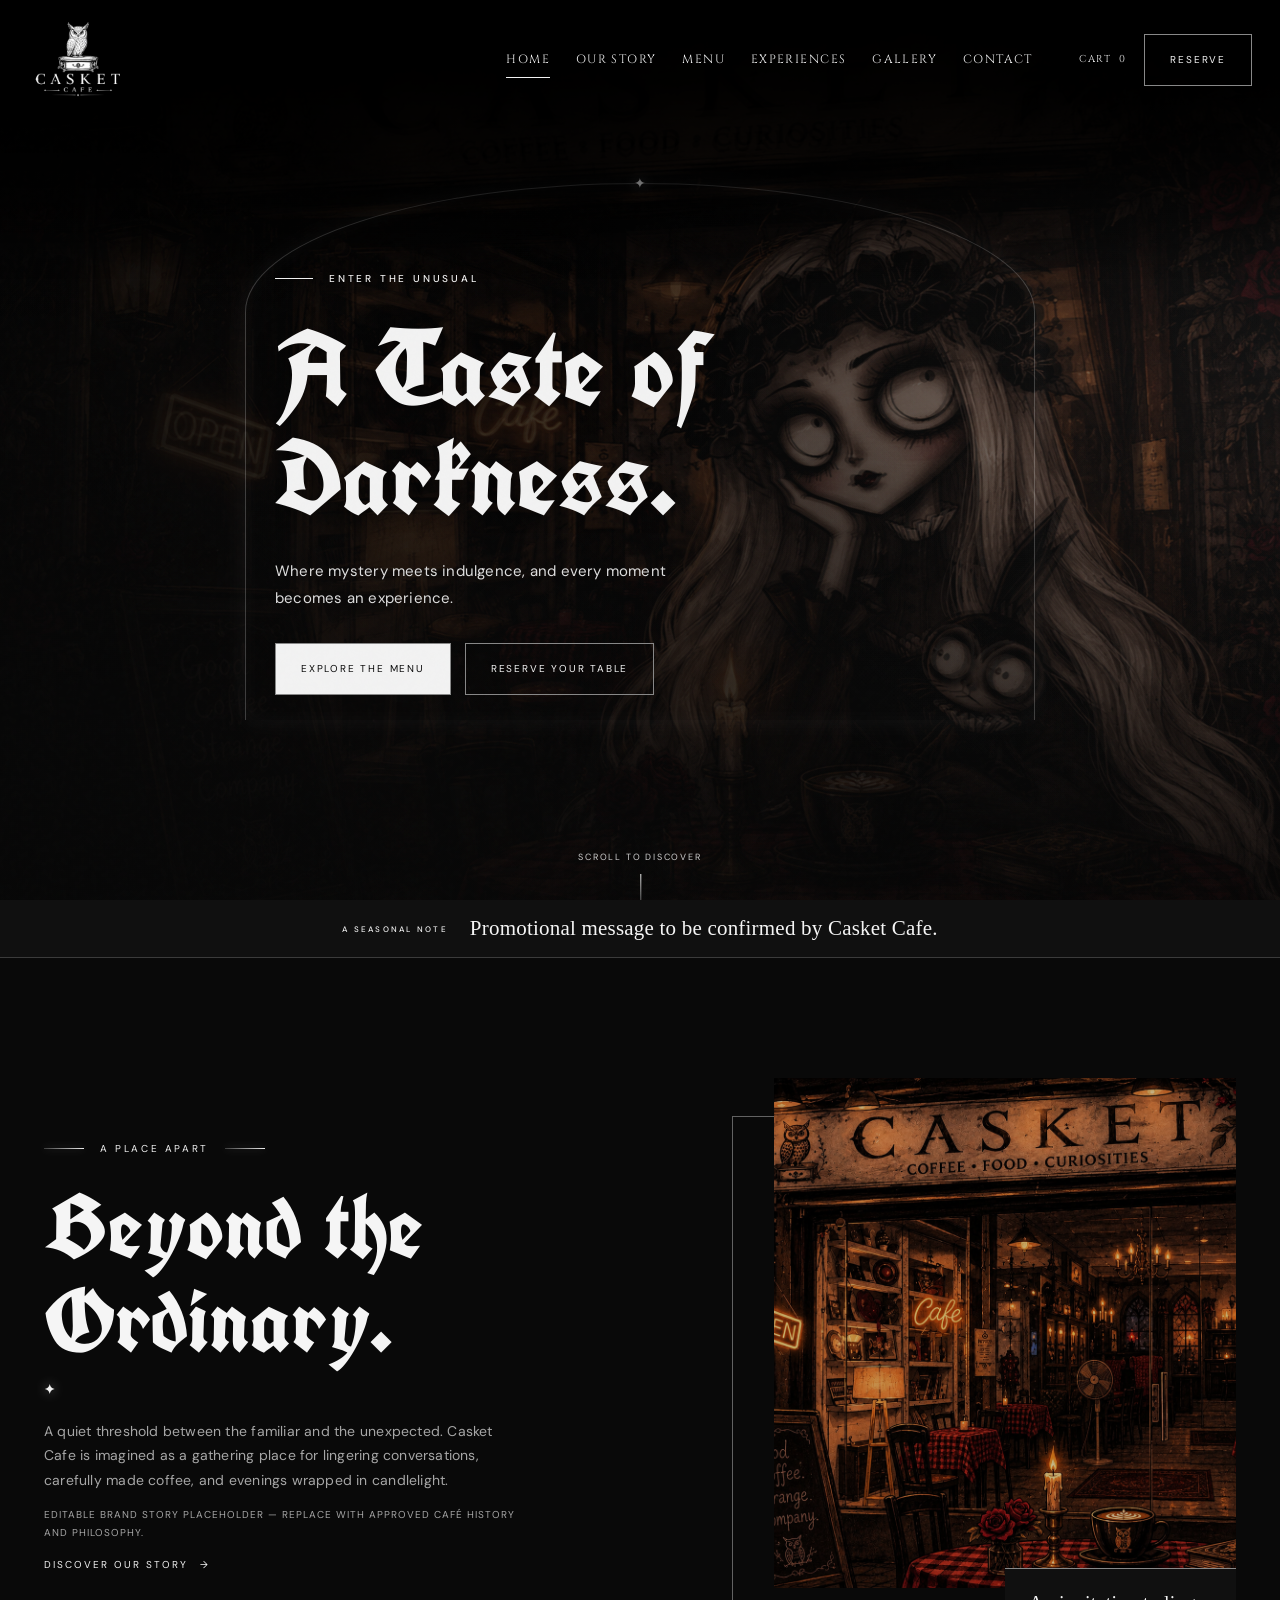
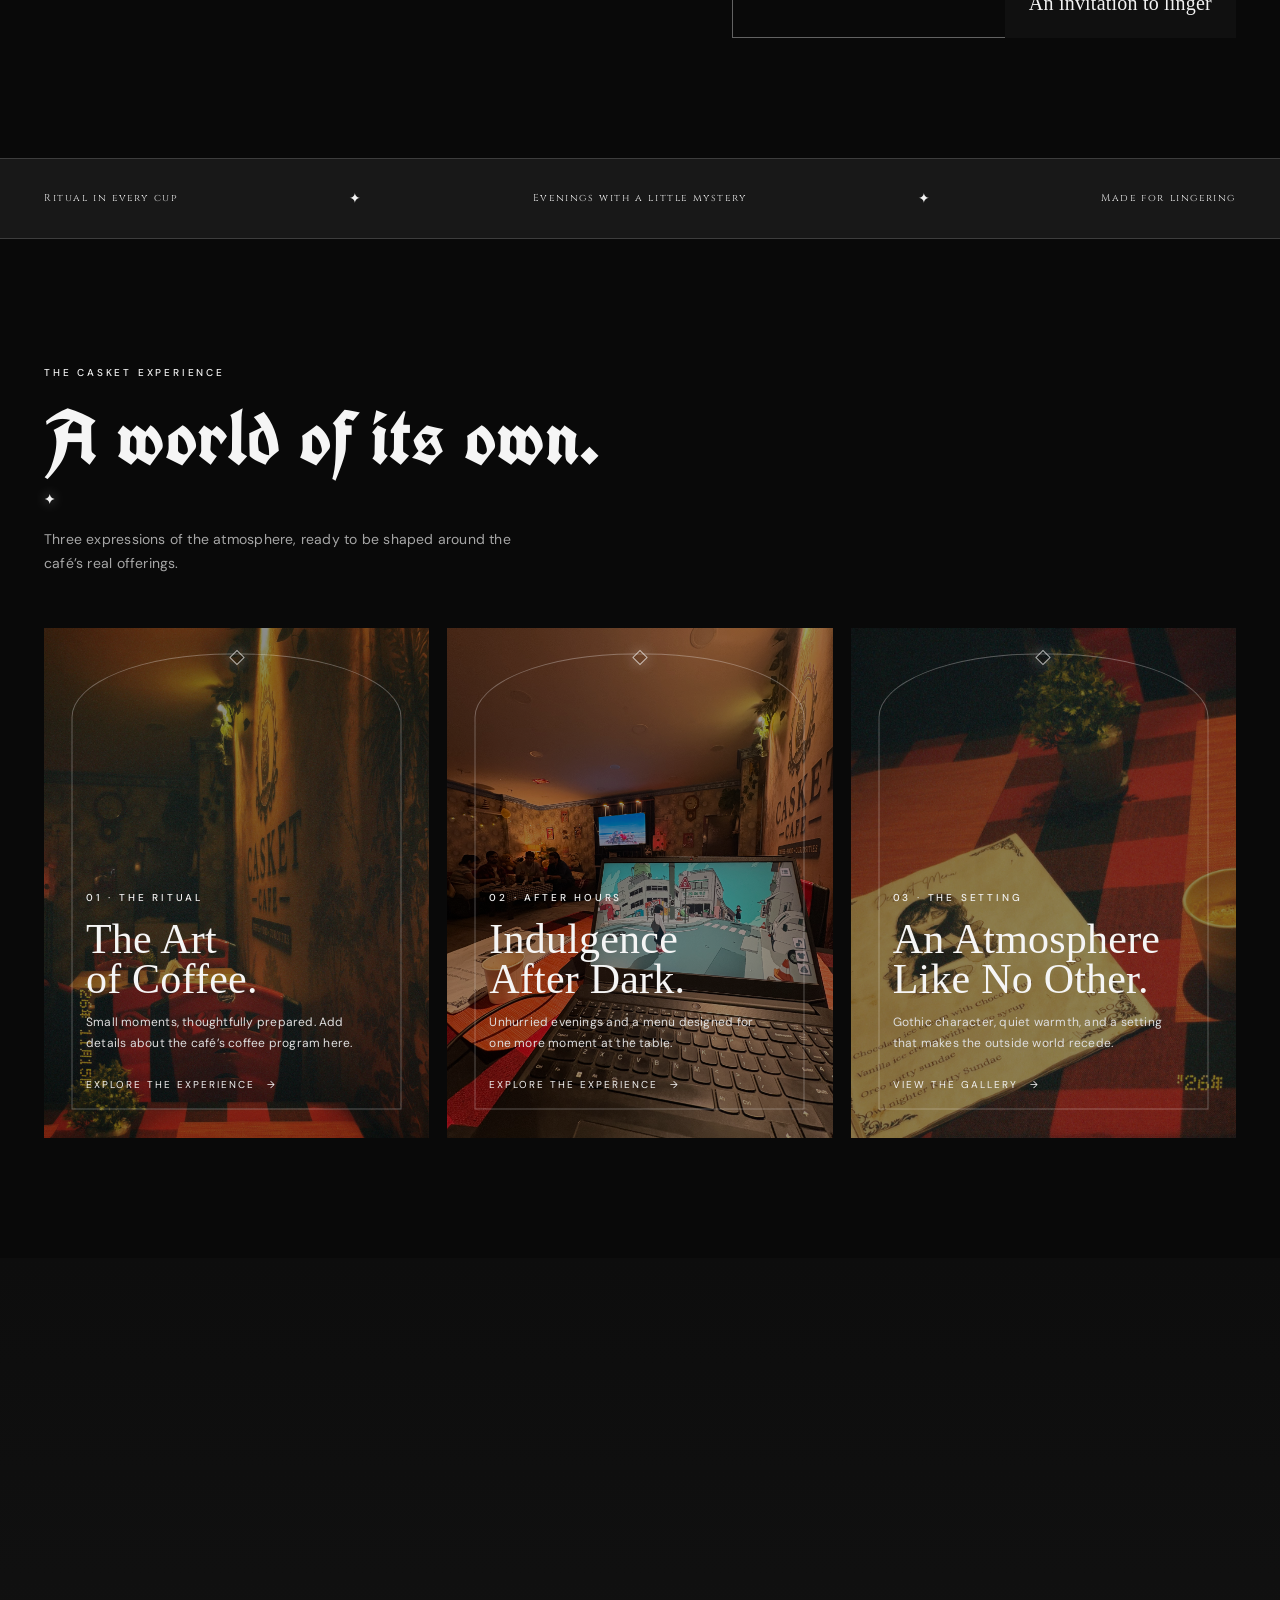
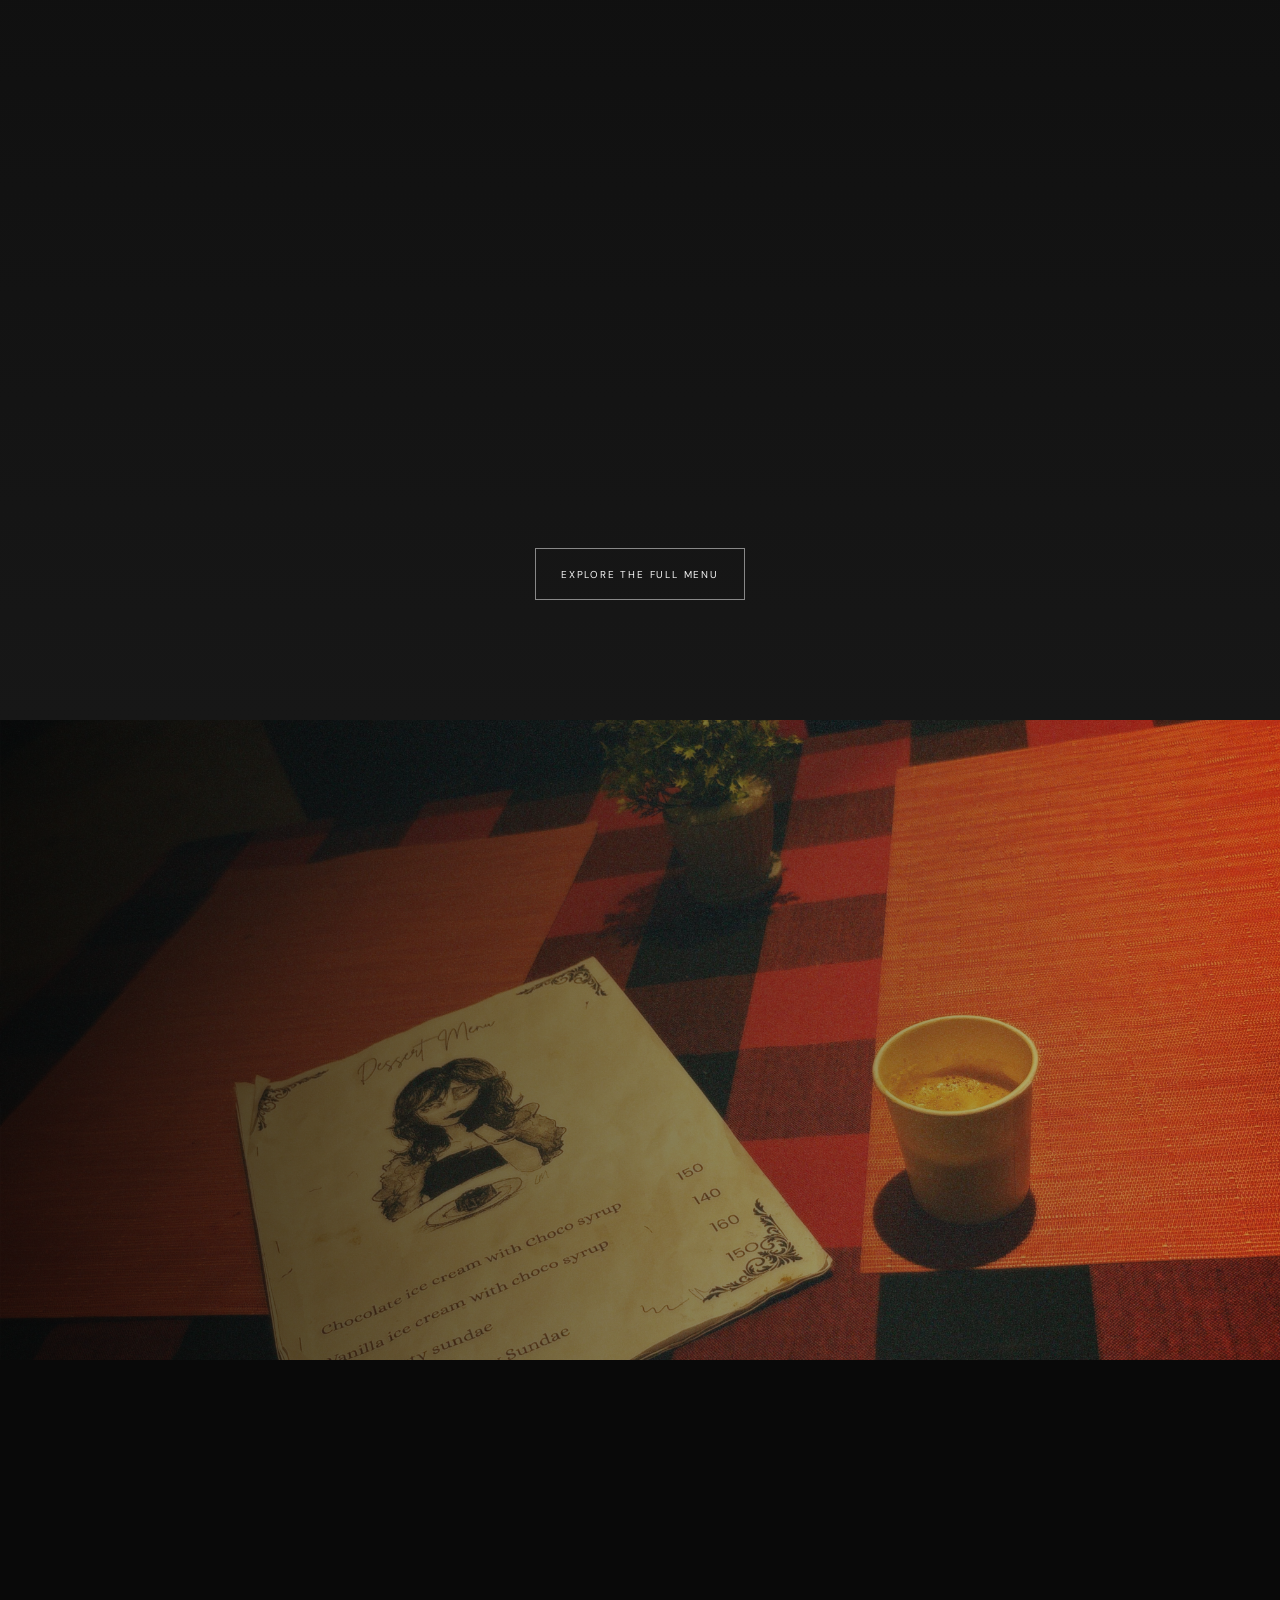
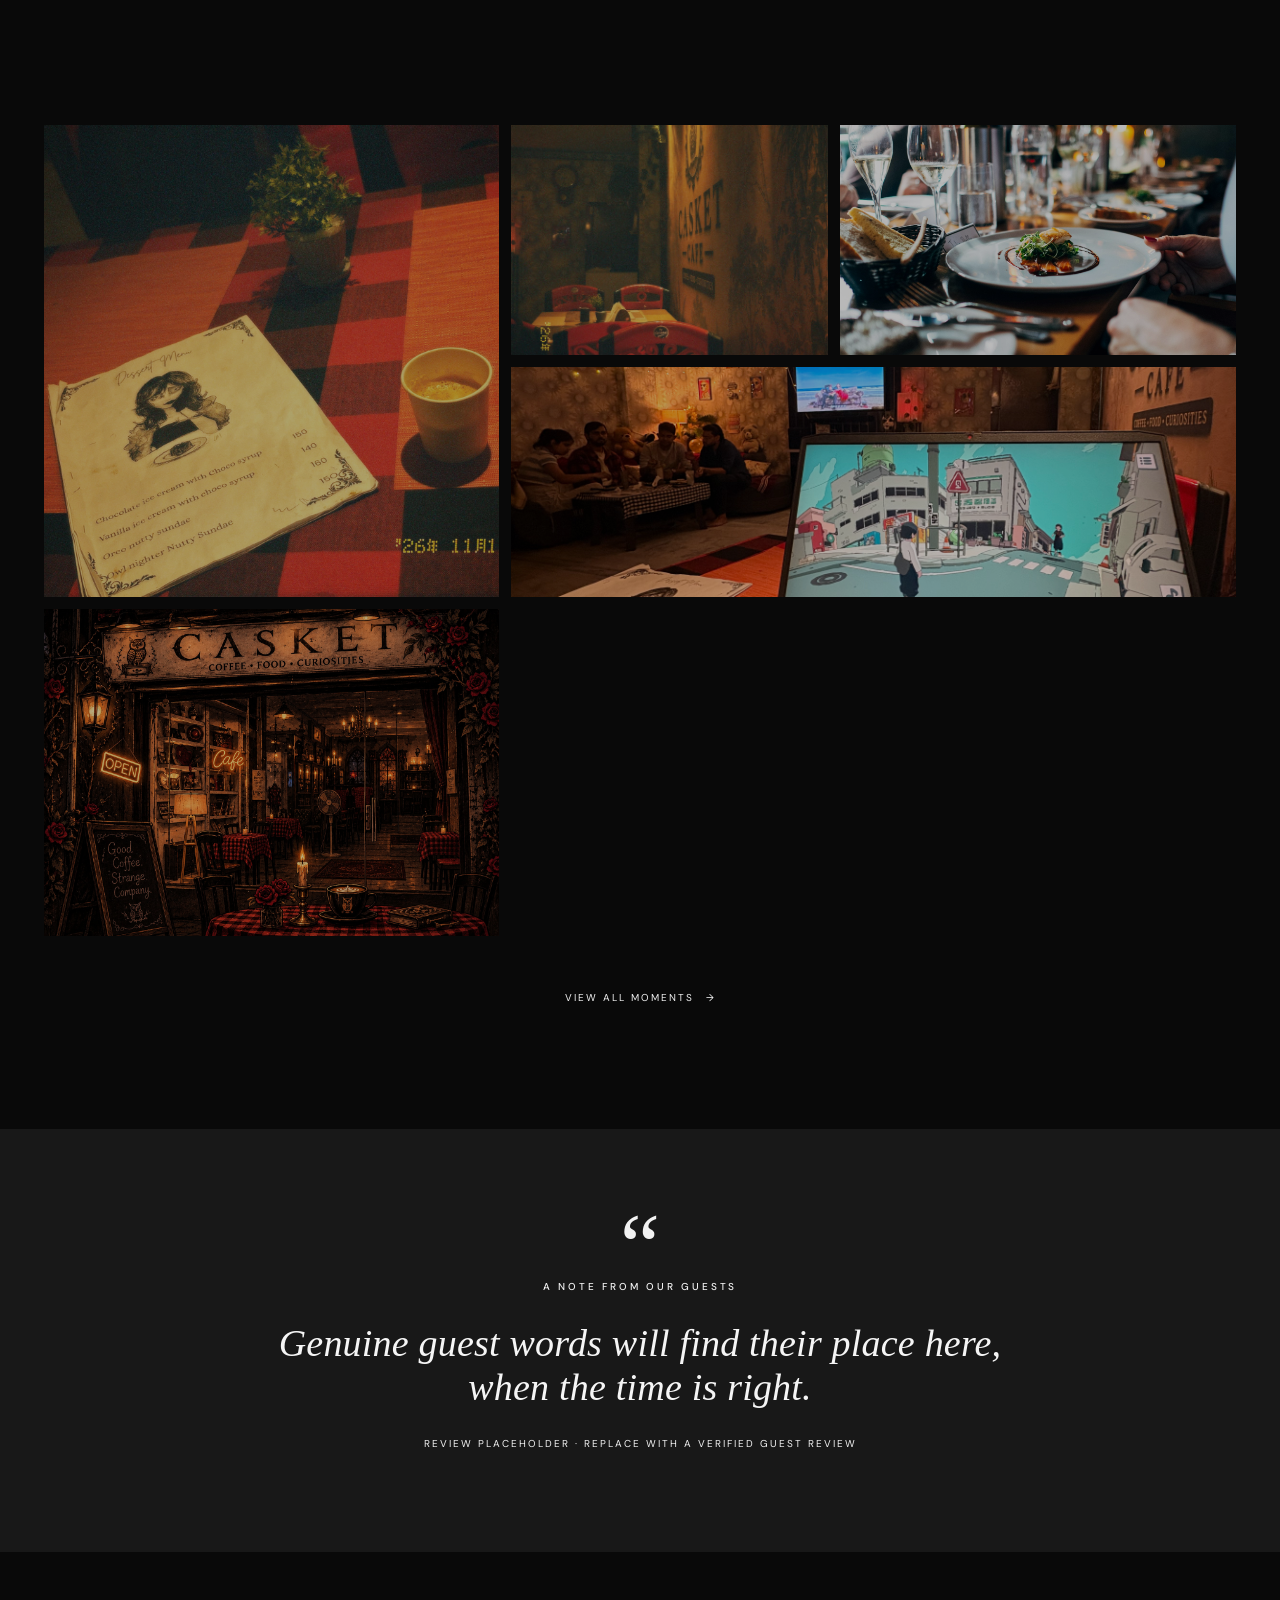
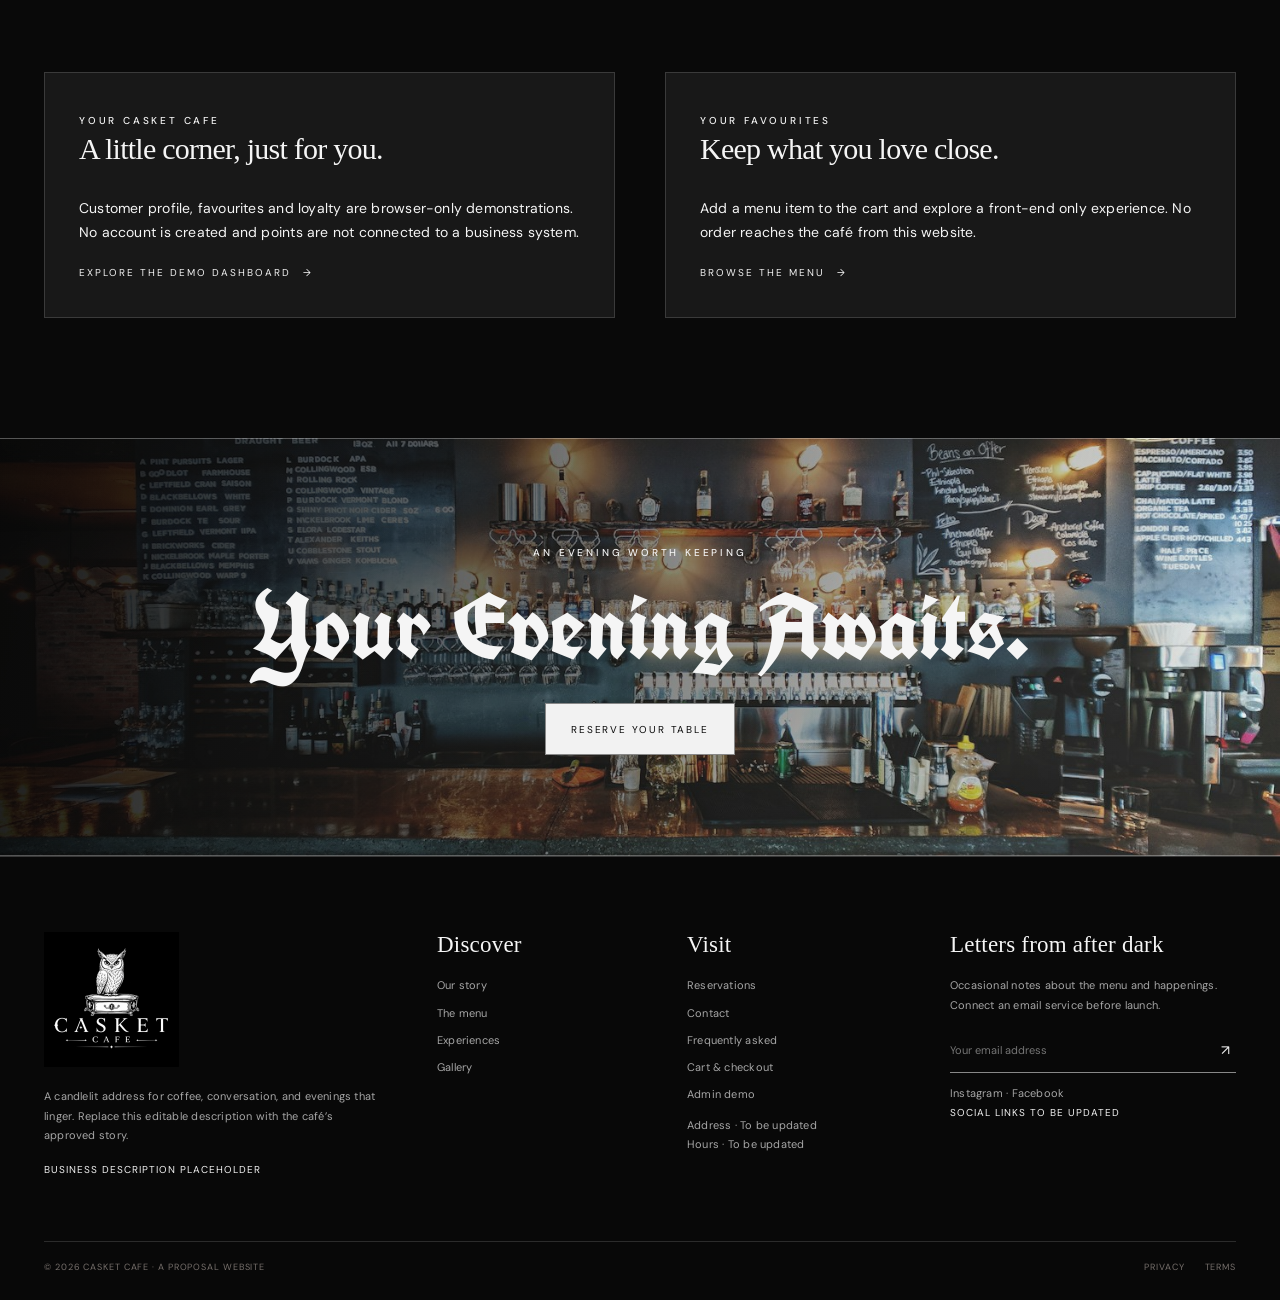
<file: index.html>
<!doctype html>
<html lang="en">

<head>
    <meta charset="utf-8">
    <meta name="viewport" content="width=device-width,initial-scale=1">
    <title>Casket Cafe — A Taste of Darkness</title>
    <meta name="description"
        content="A proposal for Casket Cafe: a candlelit destination for coffee, conversation, and evenings that linger.">
    <meta property="og:title" content="Casket Cafe — A Taste of Darkness">
    <meta property="og:description" content="Where mystery meets indulgence, and every moment becomes an experience.">
    <meta property="og:type" content="website">
    <meta property="og:image" content="assets/images/hero.jpg">
    <link rel="icon" href="assets/logo/casket-cafe-logo.png" type="image/png">
    <link rel="stylesheet" href="css/style.css">
    <script
        type="application/ld+json">{"@context":"https://schema.org","@type":"Restaurant","name":"Casket Cafe","description":"Business description to be supplied by Casket Cafe."}</script>
    <script defer src="js/main.js"></script>
    <script defer src="js/menu-data.js"></script>
</head>

<body>
    <div id="loader" aria-label="Loading Casket Cafe">
        <div><img src="assets/logo/casket-cafe-logo.png" alt="Casket Cafe">
            <div class="loader-ornament"></div>
        </div>
    </div>
    <header class="site-header" data-site-header></header>
    <main>
        <section class="hero">
            <div class="hero-image" role="img" aria-label="Atmospheric café interior still image fallback"></div><video
                class="hero-video" data-hero-video autoplay muted loop playsinline preload="metadata"
                poster="assets/images/hero.jpg" aria-hidden="true">
                <source src="https://videos.pexels.com/video-files/29003319/12542890_3840_2160_30fps.mp4"
                    type="video/mp4">
            </video>
            <div class="wrap hero-content"><span class="eyebrow">Enter the unusual</span>
                <h1 class="serif">A Taste of <em class="darkness-word">Darkness.</em></h1>
                <p class="hero-copy">Where mystery meets indulgence, and every moment becomes an experience.</p>
                <div class="hero-actions"><a class="btn btn--solid" href="menu.html">Explore the Menu</a><a class="btn"
                        href="reservations.html">Reserve Your Table</a></div>
            </div><a class="scroll-cue" href="#story">Scroll to
                discover</a>
        </section>
        <div class="promo-ribbon"><span class="eyebrow">A seasonal note</span><span>Promotional message to be confirmed
                by Casket Cafe.</span></div>
        <section class="section" id="story">
            <div class="wrap intro-grid">
                <div class="intro-copy reveal"><span class="gold-line">A place apart</span>
                    <h2 class="serif">Beyond the<br>Ordinary.</h2>
                    <p>A quiet threshold between the familiar and the unexpected. Casket Cafe is imagined as a gathering
                        place for lingering conversations, carefully made coffee, and evenings wrapped in candlelight.
                    </p>
                    <p class="placeholder">Editable brand story placeholder — replace with approved café history and
                        philosophy.</p><a class="text-link" href="about.html">Discover our story</a>
                </div>
                <div class="intro-image reveal"><img src="assets/images/cafe.jpg"
                        alt="Warm, intimate café interior placeholder" loading="lazy">
                    <div class="image-caption">An invitation to linger</div>
                </div>
            </div>
        </section>
        <div class="experience-band">
            <div class="wrap band-items"><span>Ritual in every cup</span><i>✦</i><span>Evenings with a little
                    mystery</span><i>✦</i><span>Made for lingering</span></div>
        </div>
        <section class="section">
            <div class="wrap">
                <div class="section-head reveal"><span class="eyebrow">The Casket experience</span>
                    <h2 class="serif">A world of its own.</h2>
                    <p>Three expressions of the atmosphere, ready to be shaped around the café’s real offerings.</p>
                </div>
                <div class="feature-grid">
                    <article class="feature-card reveal"><img src="assets/images/coffee.jpg"
                            alt="Close-up of freshly prepared coffee" loading="lazy">
                        <div class="feature-card-body"><span class="eyebrow">01 · The ritual</span>
                            <h3>The Art<br>of Coffee.</h3>
                            <p>Small moments, thoughtfully prepared. Add details about the café’s coffee program here.
                            </p><a href="experiences.html" class="text-link">Explore the experience</a>
                        </div>
                    </article>
                    <article class="feature-card reveal"><img src="assets/images/dessert.jpg"
                            alt="Elegant layered chocolate dessert" loading="lazy">
                        <div class="feature-card-body"><span class="eyebrow">02 · After hours</span>
                            <h3>Indulgence<br>After Dark.</h3>
                            <p>Unhurried evenings and a menu designed for one more moment at the table.</p><a
                                href="experiences.html" class="text-link">Explore the experience</a>
                        </div>
                    </article>
                    <article class="feature-card reveal"><img src="assets/images/arch.jpg"
                            alt="Moody restaurant interior with intimate seating" loading="lazy">
                        <div class="feature-card-body"><span class="eyebrow">03 · The setting</span>
                            <h3>An Atmosphere<br>Like No Other.</h3>
                            <p>Gothic character, quiet warmth, and a setting that makes the outside world recede.</p><a
                                href="gallery.html" class="text-link">View the gallery</a>
                        </div>
                    </article>
                </div>
            </div>
        </section>
        <section class="section signature">
            <div class="wrap">
                <div class="section-head reveal"><span class="eyebrow">From the menu</span>
                    <h2 class="serif">A few signatures.</h2>
                    <p>Menu photography is illustrative. Sample items and prices remain placeholders until the café’s
                        menu is supplied.</p>
                </div>
                <div class="signature-grid">
                    <article class="dish reveal">
                        <div class="dish-image"><img src="assets/images/coffee.jpg" alt="Coffee with a rich crema"
                                loading="lazy"><span>Coffee · Sample</span></div>
                        <div class="dish-row">
                            <h3 class="serif">Menu Item Name</h3><span class="dish-price">₹000</span>
                        </div>
                        <p>Description to be updated with an approved menu detail.</p>
                        <div class="dish-action"><span class="placeholder">Placeholder item</span><a class="text-link"
                                href="menu.html">View menu</a></div>
                    </article>
                    <article class="dish reveal">
                        <div class="dish-image"><img src="assets/images/dessert.jpg"
                                alt="Chocolate dessert on a dark plate" loading="lazy"><span>Dessert · Sample</span>
                        </div>
                        <div class="dish-row">
                            <h3 class="serif">Menu Item Name</h3><span class="dish-price">₹000</span>
                        </div>
                        <p>Description to be updated with an approved menu detail.</p>
                        <div class="dish-action"><span class="placeholder">Placeholder item</span><a class="text-link"
                                href="menu.html">View menu</a></div>
                    </article>
                    <article class="dish reveal">
                        <div class="dish-image"><img src="assets/images/food.jpg" alt="An elegant plated meal"
                                loading="lazy"><span>Kitchen · Sample</span></div>
                        <div class="dish-row">
                            <h3 class="serif">Menu Item Name</h3><span class="dish-price">₹000</span>
                        </div>
                        <p>Description to be updated with an approved menu detail.</p>
                        <div class="dish-action"><span class="placeholder">Placeholder item</span><a class="text-link"
                                href="menu.html">View menu</a></div>
                    </article>
                </div>
                <div class="center-action"><a class="btn" href="menu.html">Explore the full menu</a></div>
            </div>
        </section>
        <section class="full-image">
            <div class="wrap full-image-copy reveal"><span class="eyebrow">A different kind of evening</span>
                <h2 class="serif">Come for<br>the atmosphere.</h2>
                <p>Stay for the stories that unfold after the first cup. Discover the setting and experiences of Casket
                    Cafe.</p><a class="btn" href="experiences.html">Enter the experience</a>
            </div>
        </section>
        <section class="section">
            <div class="wrap">
                <div class="section-head reveal"><span class="eyebrow">A glimpse within</span>
                    <h2 class="serif">The night, in fragments.</h2>
                    <p>Replaceable photography until the café’s own image collection is ready.</p>
                </div>
                <div class="gallery-grid"><button data-lightbox="assets/images/arch.jpg"
                        data-alt="Café interior with warm low lighting"><img src="assets/images/arch.jpg"
                            alt="Moody café interior" loading="lazy"></button><button
                        data-lightbox="assets/images/coffee.jpg" data-alt="Freshly made coffee"><img
                            src="assets/images/coffee.jpg" alt="Fresh coffee detail" loading="lazy"></button><button
                        data-lightbox="assets/images/dining.jpg" data-alt="Elegant dining setting"><img
                            src="assets/images/dining.jpg" alt="Candlelit dining detail" loading="lazy"></button><button
                        data-lightbox="assets/images/dessert.jpg" data-alt="Chocolate dessert"><img
                            src="assets/images/dessert.jpg" alt="Dessert detail" loading="lazy"></button><button
                        data-lightbox="assets/images/cafe.jpg" data-alt="Intimate café room"><img
                            src="assets/images/cafe.jpg" alt="Intimate café setting" loading="lazy"></button></div>
                <div class="center-action"><a class="text-link" href="gallery.html">View all moments</a></div>
            </div>
        </section>
        <div class="lightbox" aria-hidden="true" role="dialog" aria-label="Gallery image"><button
                aria-label="Close image">×</button><img alt=""></div>
        <section class="testimonial">
            <div class="quote-mark">“</div><span class="eyebrow">A note from our guests</span>
            <blockquote>Genuine guest words will find their place here, when the time is right.</blockquote>
            <p>Review placeholder · Replace with a verified guest review</p>
        </section>
        <section class="section">
            <div class="wrap split">
                <div class="surface reveal"><span class="eyebrow">Your Casket Cafe</span>
                    <h3 class="serif">A little corner, just for you.</h3>
                    <p>Customer profile, favourites and loyalty are browser-only demonstrations. No account is created
                        and points are not connected to a business system.</p><a class="text-link"
                        href="account.html">Explore the demo dashboard</a>
                </div>
                <div class="surface reveal"><span class="eyebrow">Your favourites</span>
                    <h3 class="serif">Keep what you love close.</h3>
                    <p>Add a menu item to the cart and explore a front-end only experience. No order reaches the café
                        from this website.</p><a class="text-link" href="menu.html">Browse the menu</a>
                </div>
            </div>
        </section>
        <section class="reservation-cta">
            <div class="wrap reveal"><span class="eyebrow">An evening worth keeping</span>
                <h2 class="serif">Your Evening Awaits.</h2><a class="btn btn--solid" href="reservations.html">Reserve
                    Your Table</a>
            </div>
        </section>
    </main>
    <footer class="site-footer" data-site-footer></footer>
    <script defer src="js/gallery.js"></script>
</body>

</html>
</file>
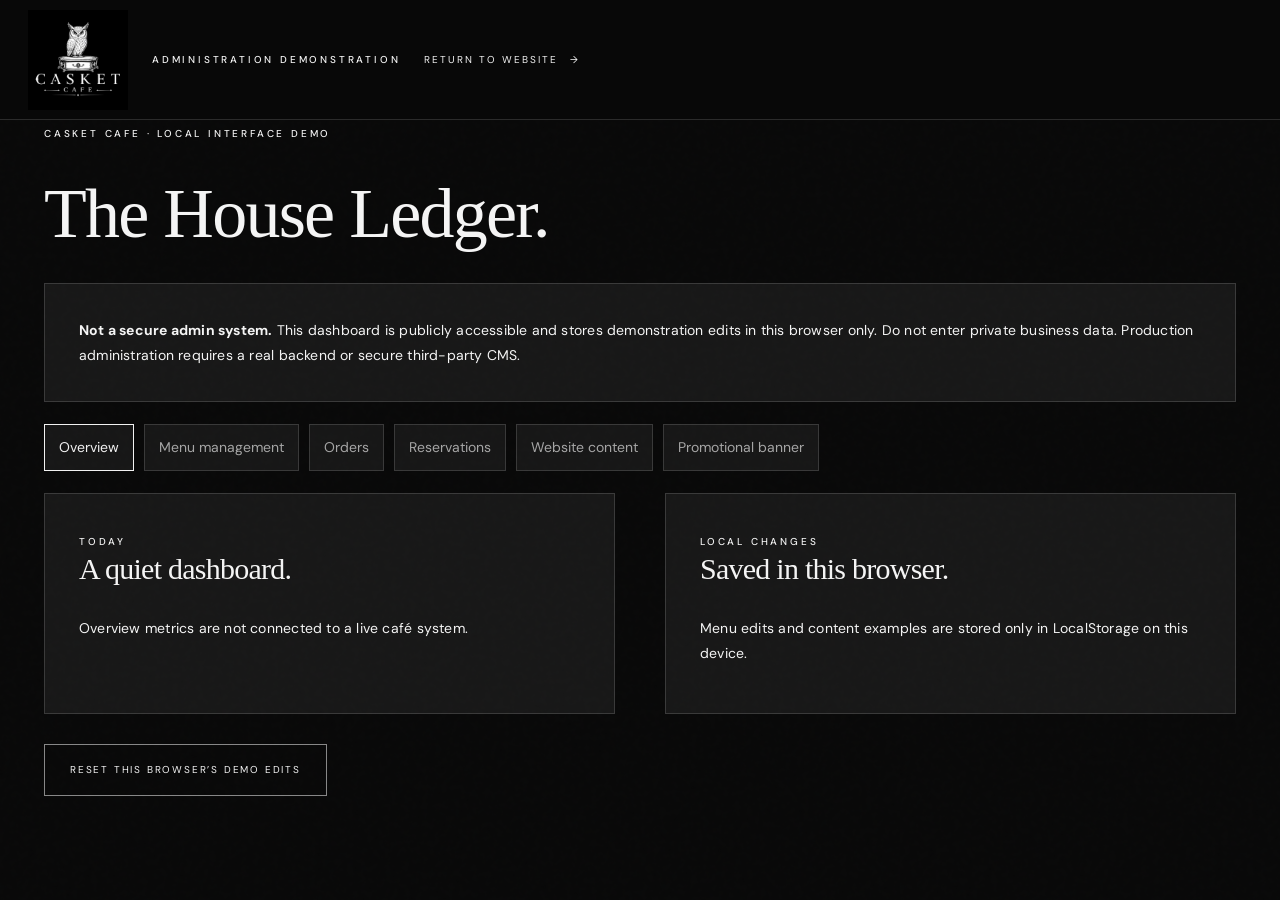
<file: admin/index.html>
<!doctype html><html lang="en"><head><meta charset="utf-8"><meta name="viewport" content="width=device-width,initial-scale=1"><title>Admin Demonstration — Casket Cafe</title><meta name="description" content="Client-side dashboard demonstration for Casket Cafe."><link rel="icon" href="../assets/logo/casket-cafe-logo.png"><link rel="stylesheet" href="../css/style.css"><script defer src="../js/menu-data.js"></script><script defer src="../js/admin.js"></script></head><body><header class="site-header scrolled"><div class="nav-wrap"><a class="brand" href="../index.html"><img src="../assets/logo/casket-cafe-logo.png" alt="Casket Cafe logo"></a><span class="eyebrow">Administration demonstration</span><a class="text-link" href="../index.html">Return to website</a></div></header><main class="admin-shell" data-admin><div class="wrap"><span class="eyebrow">Casket Cafe · Local interface demo</span><h1 class="serif" style="font-size:70px;margin:8px 0">The House Ledger.</h1><div class="surface"><strong>Not a secure admin system.</strong> This dashboard is publicly accessible and stores demonstration edits in this browser only. Do not enter private business data. Production administration requires a real backend or secure third-party CMS.</div><nav class="admin-nav" aria-label="Admin sections"><button class="active" data-admin-tab="overview">Overview</button><button data-admin-tab="menu">Menu management</button><button data-admin-tab="orders">Orders</button><button data-admin-tab="reservations">Reservations</button><button data-admin-tab="content">Website content</button><button data-admin-tab="promos">Promotional banner</button></nav><p data-admin-message class="form-note" aria-live="polite"></p><section class="admin-panel active" data-admin-panel="overview"><div class="split"><div class="surface"><span class="eyebrow">Today</span><h3 class="serif">A quiet dashboard.</h3><p>Overview metrics are not connected to a live café system.</p></div><div class="surface"><span class="eyebrow">Local changes</span><h3 class="serif">Saved in this browser.</h3><p>Menu edits and content examples are stored only in LocalStorage on this device.</p></div></div></section><section class="admin-panel" data-admin-panel="menu"><div class="surface"><h3 class="serif">Menu placeholders</h3><p>Price and availability edits remain local to this browser; they do not change the source menu file.</p><table class="admin-table"><thead><tr><th>Category</th><th>Item</th><th>Price (₹)</th><th>Available</th></tr></thead><tbody data-admin-menu></tbody></table></div></section><section class="admin-panel" data-admin-panel="orders"><div class="surface"><span class="eyebrow">Illustrative sample only · Not a real customer order</span><h3 class="serif">Order queue</h3><p>The customer cart does not submit orders. Change this sample status to preview the dashboard interaction.</p><table class="admin-table"><thead><tr><th>Reference</th><th>Items</th><th>Total</th><th>Demo status</th></tr></thead><tbody><tr><td>DEMO-001</td><td>Menu Item Name</td><td>₹000</td><td><select data-demo-status="order" class="menu-sort"><option>Draft</option><option>Preparing</option><option>Ready</option><option>Closed</option></select></td></tr></tbody></table></div></section><section class="admin-panel" data-admin-panel="reservations"><div class="surface"><span class="eyebrow">Illustrative sample only · Not a real booking</span><h3 class="serif">Reservation enquiries</h3><p>Reservation forms validate locally and are not transmitted to this dashboard.</p><table class="admin-table"><thead><tr><th>Reference</th><th>Guest</th><th>Date</th><th>Demo status</th></tr></thead><tbody><tr><td>DEMO-R001</td><td>Guest Placeholder</td><td>To be confirmed</td><td><select data-demo-status="reservation" class="menu-sort"><option>New</option><option>Contacted</option><option>Confirmed (demo)</option><option>Closed</option></select></td></tr></tbody></table></div></section><section class="admin-panel" data-admin-panel="content"><div class="surface"><h3 class="serif">Editable proposal copy</h3><div class="field"><label for="copy-banner">Homepage banner text</label><textarea id="copy-banner" data-copy="banner">A Taste of Darkness.</textarea><button class="btn" data-save-copy="banner" style="margin-top:12px">Save demo copy</button></div><p class="form-note">This saves a local draft value only; it does not publish or update the public HTML.</p></div></section><section class="admin-panel" data-admin-panel="promos"><div class="surface"><h3 class="serif">Promotional banner</h3><p>Promotion details must be verified before publication. Configure the draft wording below.</p><div class="field"><label for="promo-copy">Promotion draft</label><textarea id="promo-copy" data-copy="promo">Promotion details to be confirmed.</textarea><button class="btn" data-save-copy="promo" style="margin-top:12px">Save local draft</button></div></div></section><div style="margin-top:30px"><button class="btn" data-reset>Reset this browser’s demo edits</button></div></div></main></body></html>
</file>
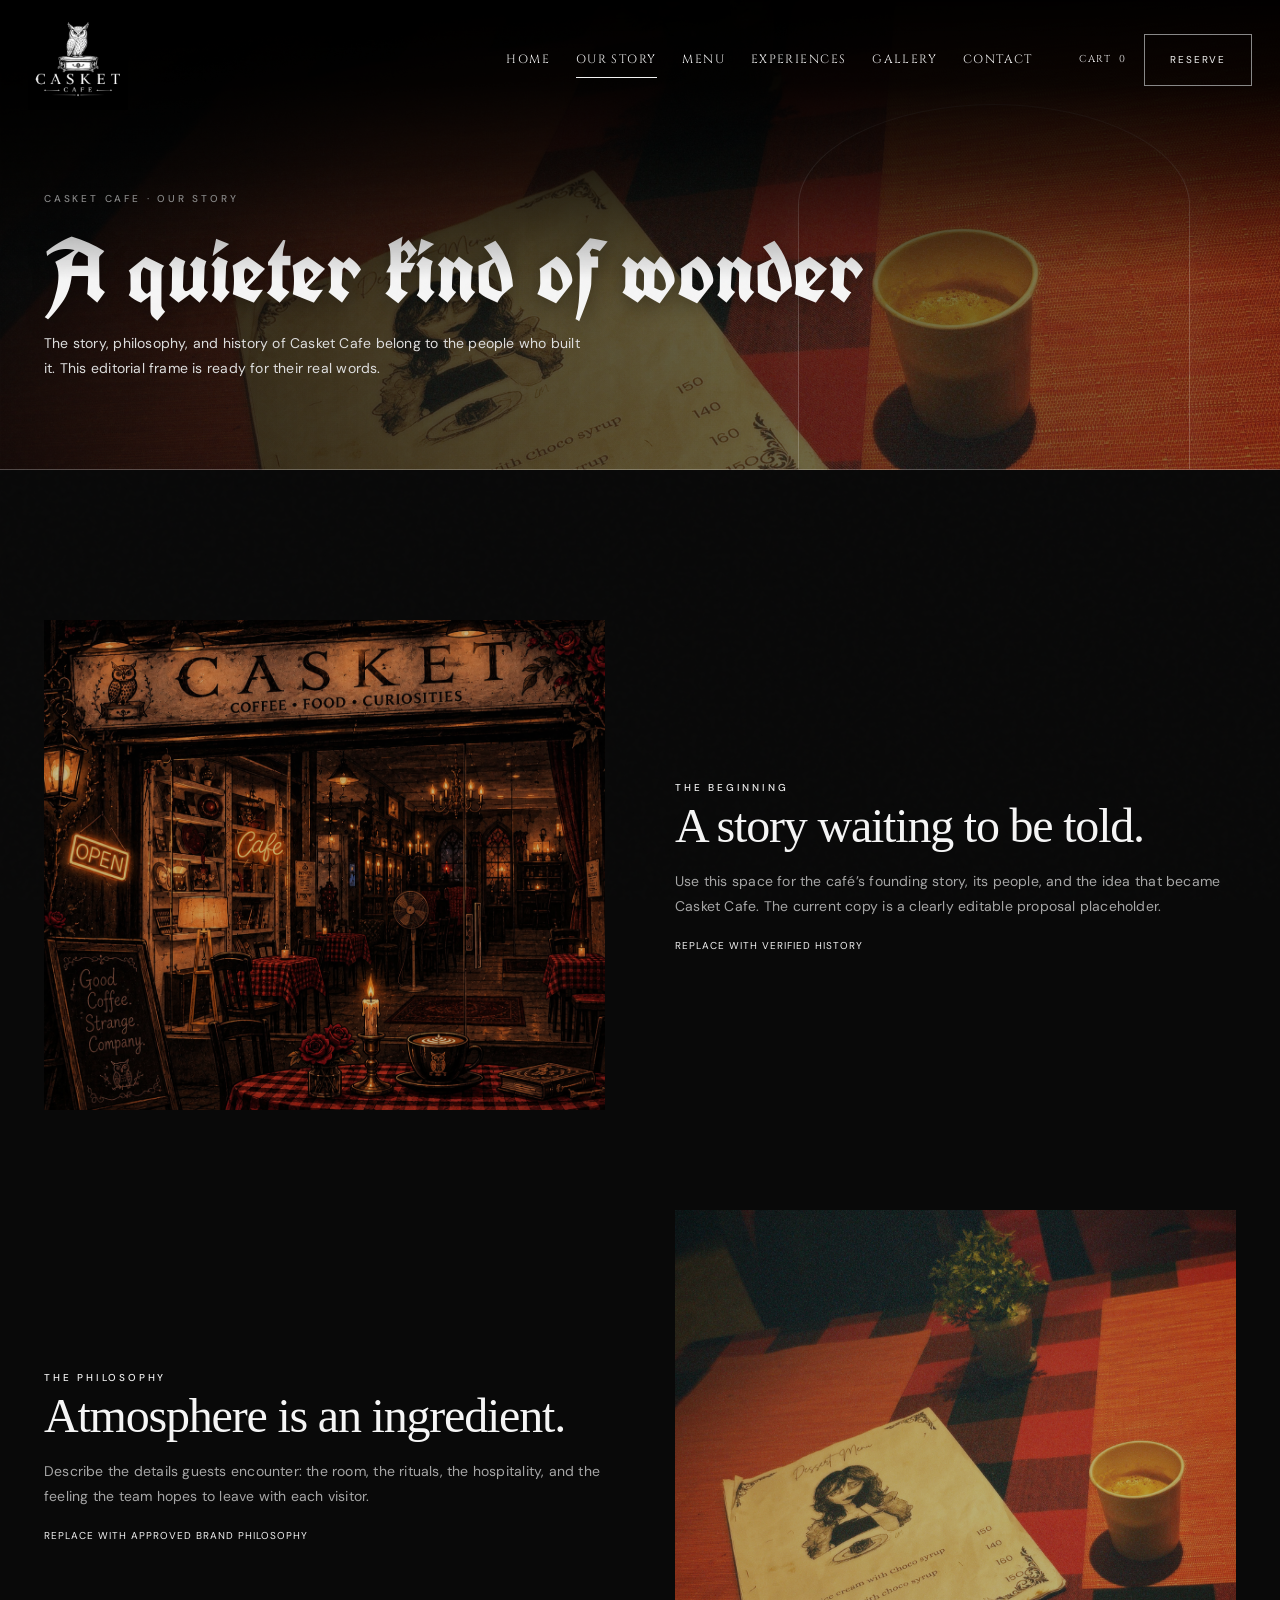
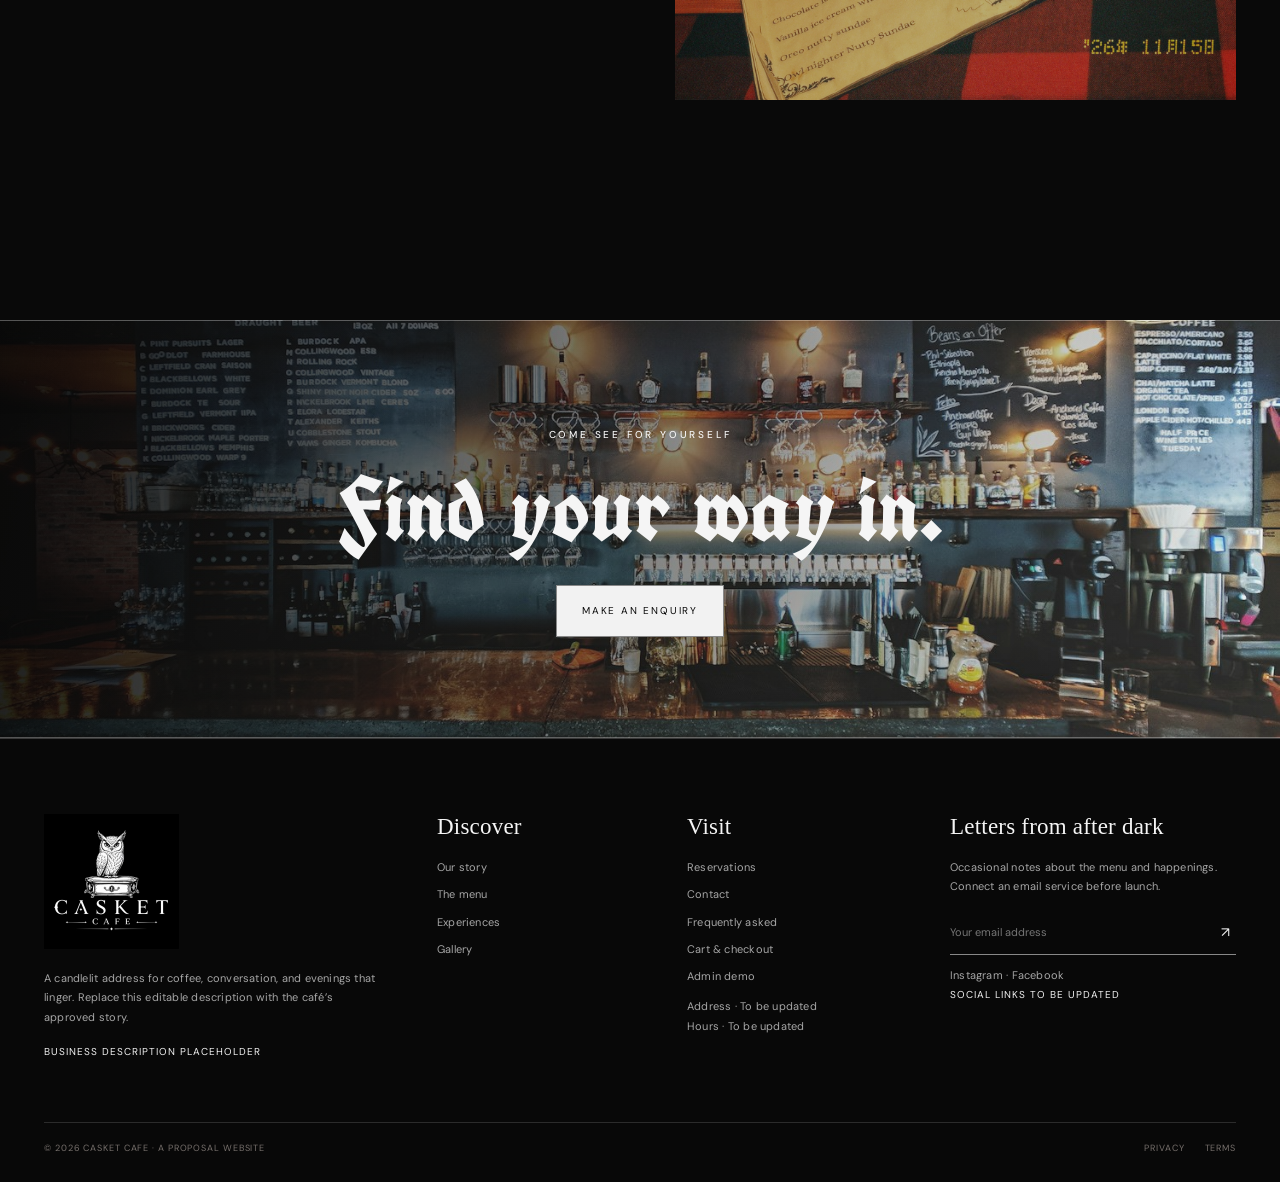
<file: about.html>
<!doctype html><html lang="en"><head><meta charset="utf-8"><meta name="viewport" content="width=device-width,initial-scale=1"><title>Our Story — Casket Cafe</title><meta name="description" content="The story, philosophy, and history of Casket Cafe belong to the people who built it. This editorial frame is ready for their real words."><meta property="og:title" content="Our Story — Casket Cafe"><meta property="og:description" content="The story, philosophy, and history of Casket Cafe belong to the people who built it. This editorial frame is ready for their real words."><meta property="og:type" content="website"><meta property="og:image" content="assets/images/hero.jpg"><link rel="icon" href="assets/logo/casket-cafe-logo.png" type="image/png"><link rel="stylesheet" href="css/style.css"><script defer src="js/main.js"></script></head><body><header class="site-header" data-site-header></header><main><section class="page-hero"><div class="wrap"><span class="eyebrow">Casket Cafe · Our Story</span><h1 class="serif">A quieter kind of wonder</h1><p>The story, philosophy, and history of Casket Cafe belong to the people who built it. This editorial frame is ready for their real words.</p></div></section><section class="section"><div class="wrap"><article class="editorial-block"><img src="assets/images/cafe.jpg" alt="Café room in soft amber light" loading="lazy"><div class="content-narrow"><span class="eyebrow">The beginning</span><h2 class="serif">A story waiting to be told.</h2><p>Use this space for the café’s founding story, its people, and the idea that became Casket Cafe. The current copy is a clearly editable proposal placeholder.</p><span class="placeholder">Replace with verified history</span></div></article><article class="editorial-block"><img src="assets/images/arch.jpg" alt="Architectural café interior detail" loading="lazy"><div class="content-narrow"><span class="eyebrow">The philosophy</span><h2 class="serif">Atmosphere is an ingredient.</h2><p>Describe the details guests encounter: the room, the rituals, the hospitality, and the feeling the team hopes to leave with each visitor.</p><span class="placeholder">Replace with approved brand philosophy</span></div></article></div></section><section class="reservation-cta"><div class="wrap"><span class="eyebrow">Come see for yourself</span><h2 class="serif">Find your way in.</h2><a class="btn btn--solid" href="reservations.html">Make an enquiry</a></div></section></main><footer class="site-footer" data-site-footer></footer></body></html>
</file>
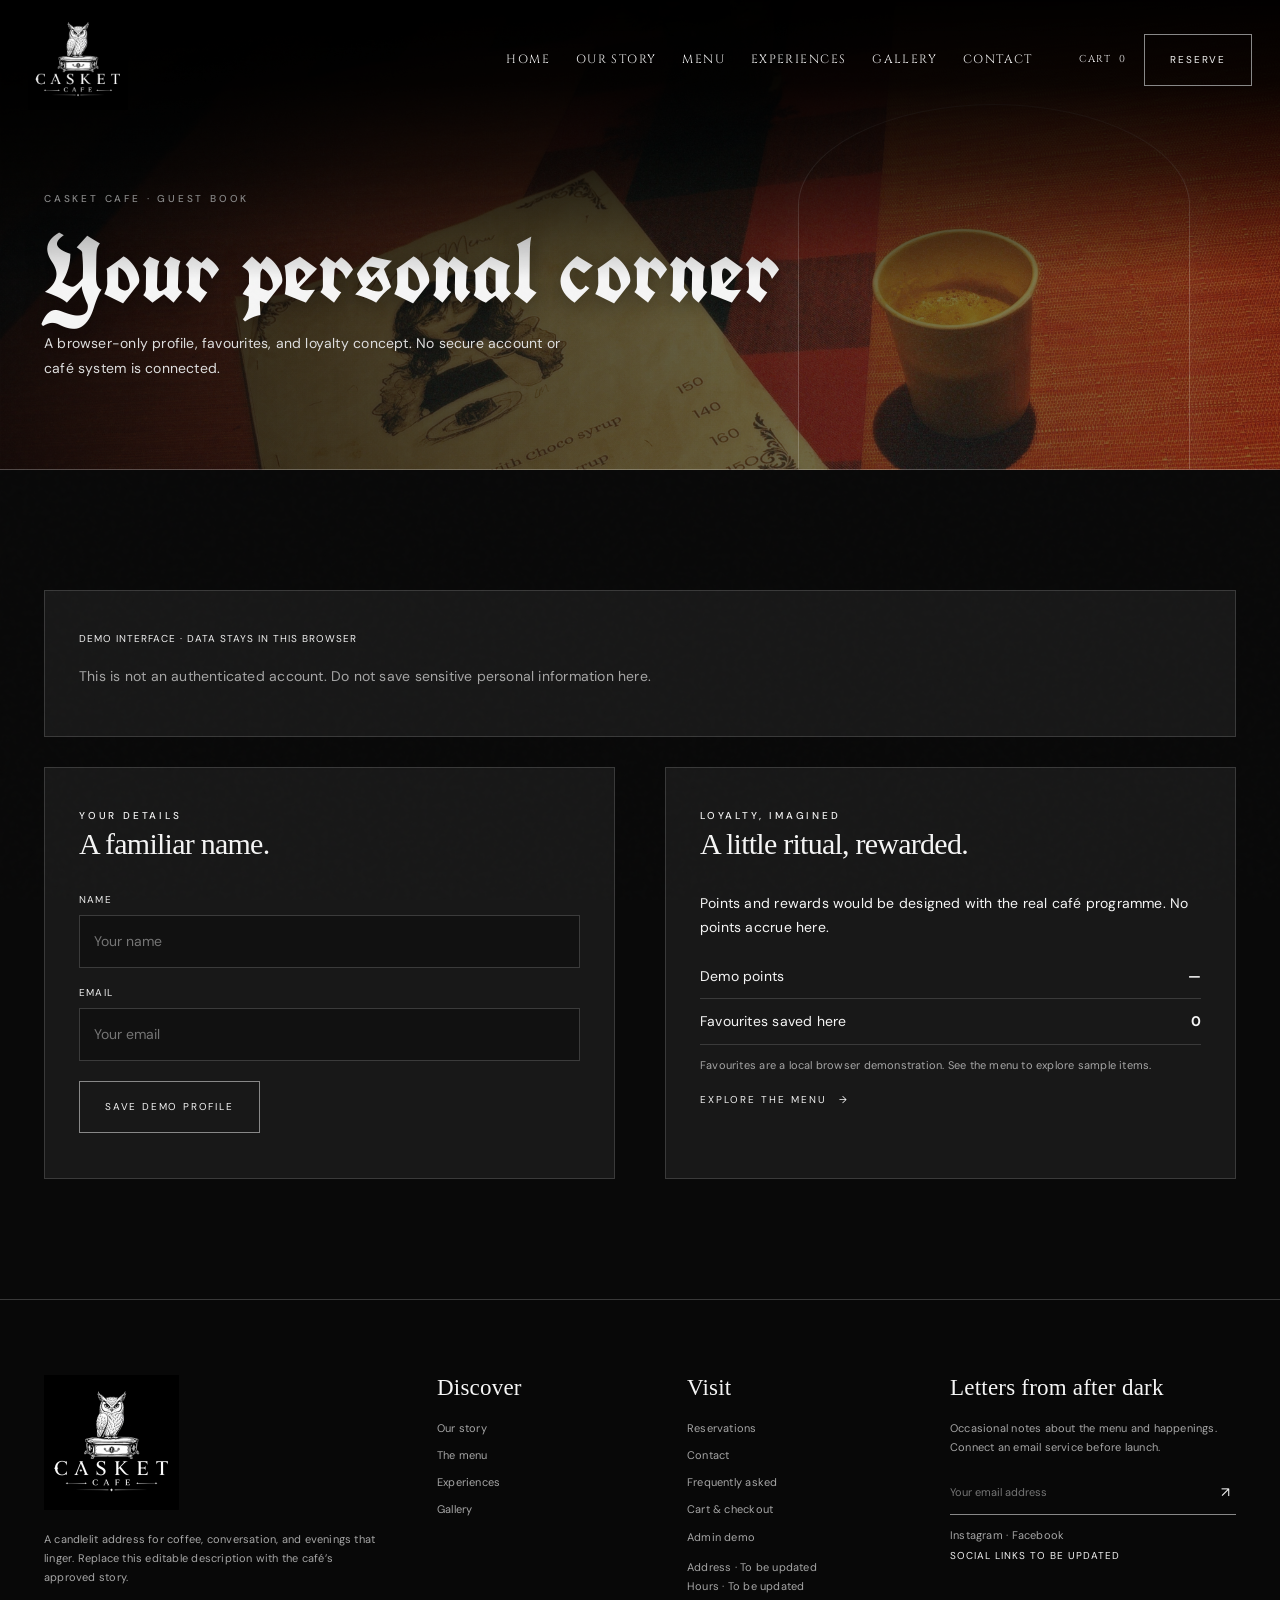
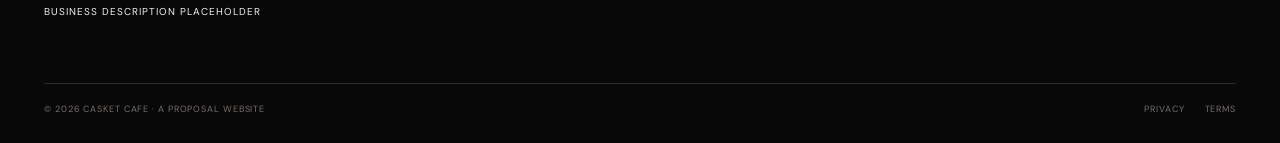
<file: account.html>
<!doctype html><html lang="en"><head><meta charset="utf-8"><meta name="viewport" content="width=device-width,initial-scale=1"><title>Guest Book — Casket Cafe</title><meta name="description" content="A browser-only profile, favourites, and loyalty concept. No secure account or café system is connected."><meta property="og:title" content="Guest Book — Casket Cafe"><meta property="og:description" content="A browser-only profile, favourites, and loyalty concept. No secure account or café system is connected."><meta property="og:type" content="website"><meta property="og:image" content="assets/images/hero.jpg"><link rel="icon" href="assets/logo/casket-cafe-logo.png" type="image/png"><link rel="stylesheet" href="css/style.css"><script defer src="js/main.js"></script><script defer src="js/account.js"></script></head><body><header class="site-header" data-site-header></header><main><section class="page-hero"><div class="wrap"><span class="eyebrow">Casket Cafe · Guest Book</span><h1 class="serif">Your personal corner</h1><p>A browser-only profile, favourites, and loyalty concept. No secure account or café system is connected.</p></div></section><section class="section"><div class="wrap"><div class="surface" style="margin-bottom:30px"><span class="placeholder">Demo interface · Data stays in this browser</span><p style="color:var(--smoke)">This is not an authenticated account. Do not save sensitive personal information here.</p></div><div class="split"><div class="surface"><span class="eyebrow">Your details</span><h3 class="serif">A familiar name.</h3><form id="profile-form"><div class="field"><label for="p-name">Name</label><input id="p-name" autocomplete="name" placeholder="Your name"></div><div class="field" style="margin-top:16px"><label for="p-email">Email</label><input id="p-email" type="email" autocomplete="email" placeholder="Your email"></div><button class="btn" style="margin-top:20px" type="submit">Save demo profile</button></form><p class="form-note" id="profile-message" aria-live="polite"></p></div><div class="surface"><span class="eyebrow">Loyalty, imagined</span><h3 class="serif">A little ritual, rewarded.</h3><p>Points and rewards would be designed with the real café programme. No points accrue here.</p><div class="summary-line"><span>Demo points</span><strong>—</strong></div><div class="summary-line"><span>Favourites saved here</span><strong data-fav-count>0</strong></div><p class="form-note">Favourites are a local browser demonstration. See the menu to explore sample items.</p><a class="text-link" href="menu.html">Explore the menu</a></div></div></div></section></main><footer class="site-footer" data-site-footer></footer></body></html>
</file>
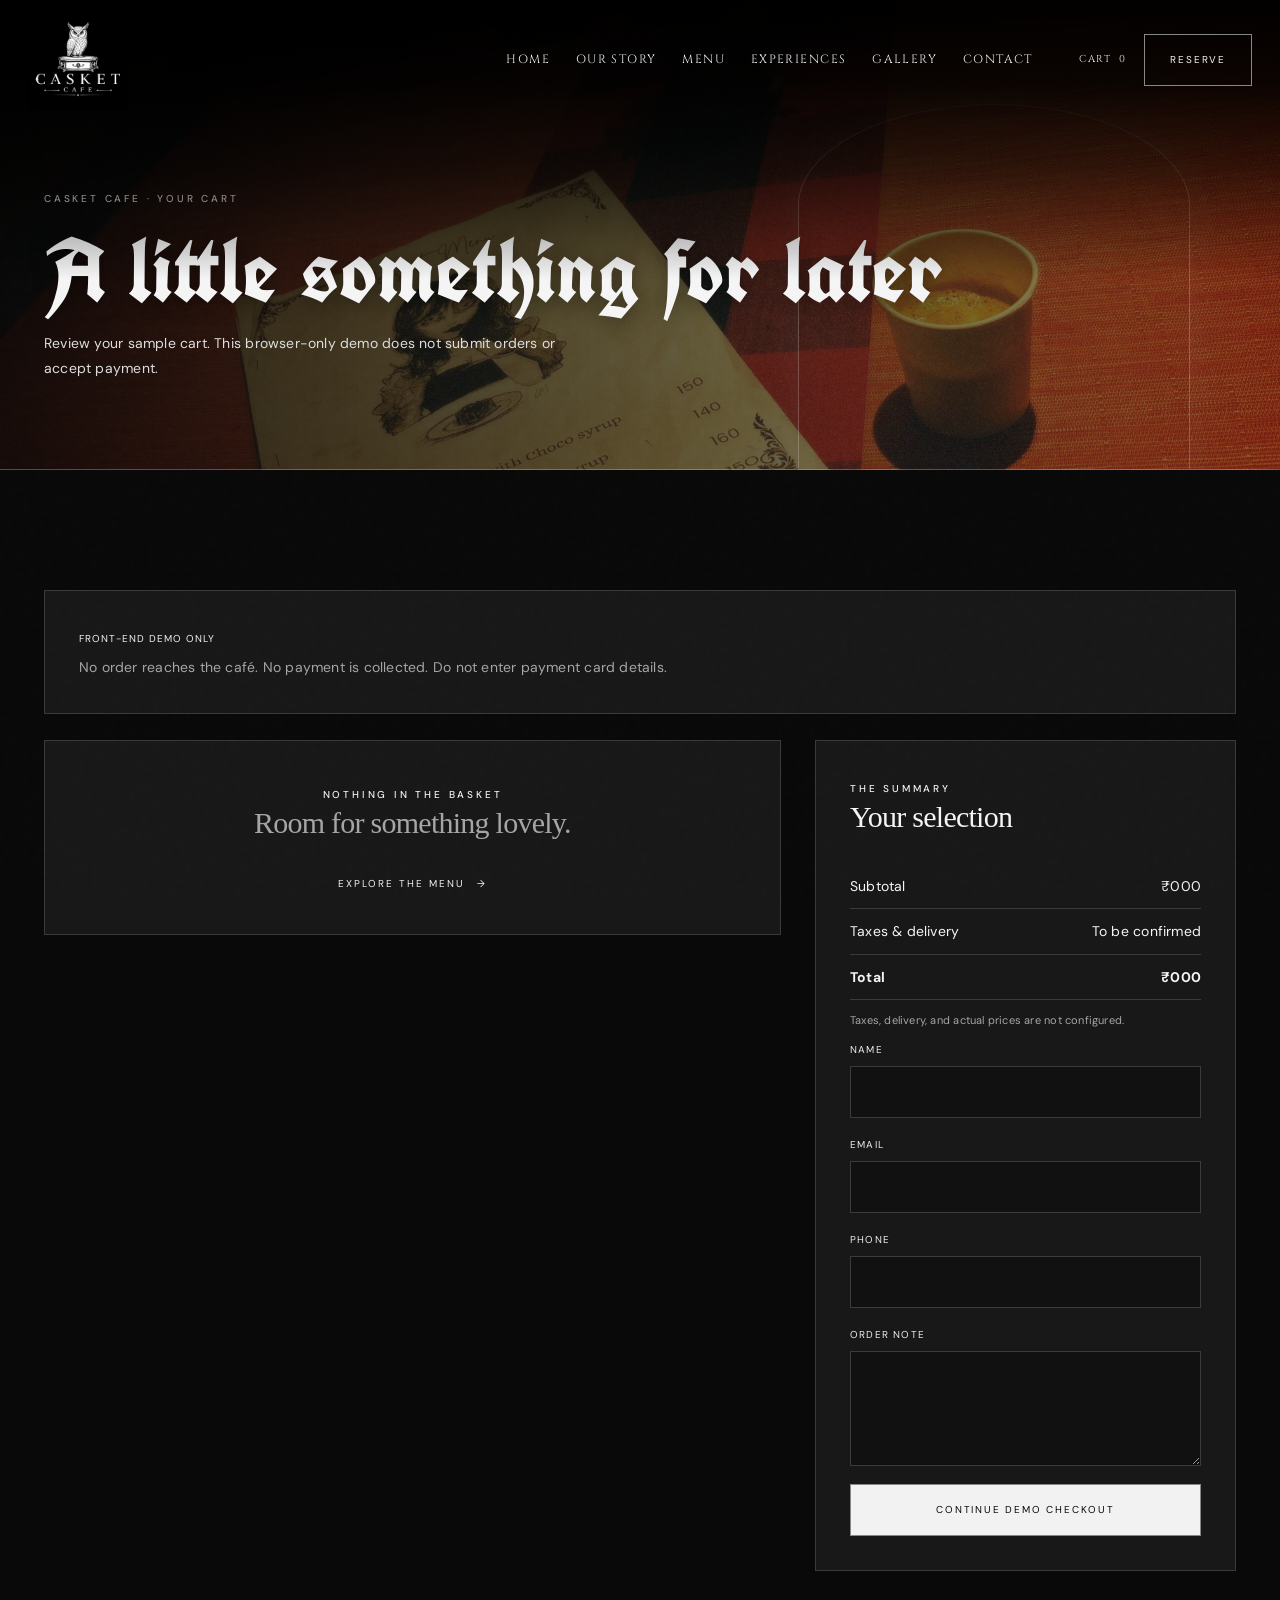
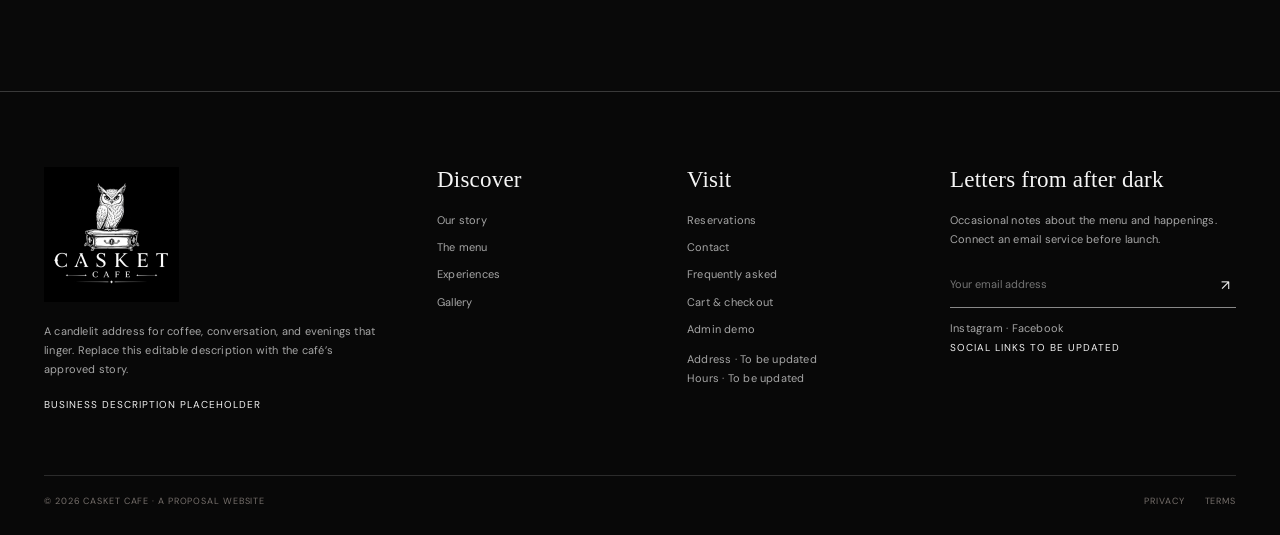
<file: cart.html>
<!doctype html><html lang="en"><head><meta charset="utf-8"><meta name="viewport" content="width=device-width,initial-scale=1"><title>Your Cart — Casket Cafe</title><meta name="description" content="Review your sample cart. This browser-only demo does not submit orders or accept payment."><meta property="og:title" content="Your Cart — Casket Cafe"><meta property="og:description" content="Review your sample cart. This browser-only demo does not submit orders or accept payment."><meta property="og:type" content="website"><meta property="og:image" content="assets/images/hero.jpg"><link rel="icon" href="assets/logo/casket-cafe-logo.png" type="image/png"><link rel="stylesheet" href="css/style.css"><script defer src="js/main.js"></script><script defer src="js/menu-data.js"></script><script defer src="js/cart.js"></script></head><body><header class="site-header" data-site-header></header><main><section class="page-hero"><div class="wrap"><span class="eyebrow">Casket Cafe · Your Cart</span><h1 class="serif">A little something for later</h1><p>Review your sample cart. This browser-only demo does not submit orders or accept payment.</p></div></section><section class="section"><div class="wrap"><div class="surface" style="margin-bottom:26px"><span class="placeholder">Front-end demo only</span><p style="margin:5px 0 0;color:var(--smoke)">No order reaches the café. No payment is collected. Do not enter payment card details.</p></div><div class="cart-layout"><div data-cart-items></div><aside class="surface"><span class="eyebrow">The summary</span><h3 class="serif">Your selection</h3><div class="summary-line"><span>Subtotal</span><span data-subtotal>₹000</span></div><div class="summary-line"><span>Taxes & delivery</span><span>To be confirmed</span></div><div class="summary-line"><strong>Total</strong><strong data-total>₹000</strong></div><p class="form-note">Taxes, delivery, and actual prices are not configured.</p><form data-checkout-form><div class="form-grid"><div class="field full"><label for="o-name">Name</label><input id="o-name" required autocomplete="name"></div><div class="field full"><label for="o-email">Email</label><input id="o-email" type="email" required autocomplete="email"></div><div class="field full"><label for="o-phone">Phone</label><input id="o-phone" type="tel" required autocomplete="tel"></div><div class="field full"><label for="o-note">Order note</label><textarea id="o-note"></textarea></div><div class="field full"><button class="btn btn--solid" type="submit">Continue demo checkout</button></div></div></form><div class="form-message" aria-live="polite"></div></aside></div></div></section></main><footer class="site-footer" data-site-footer></footer></body></html>
</file>
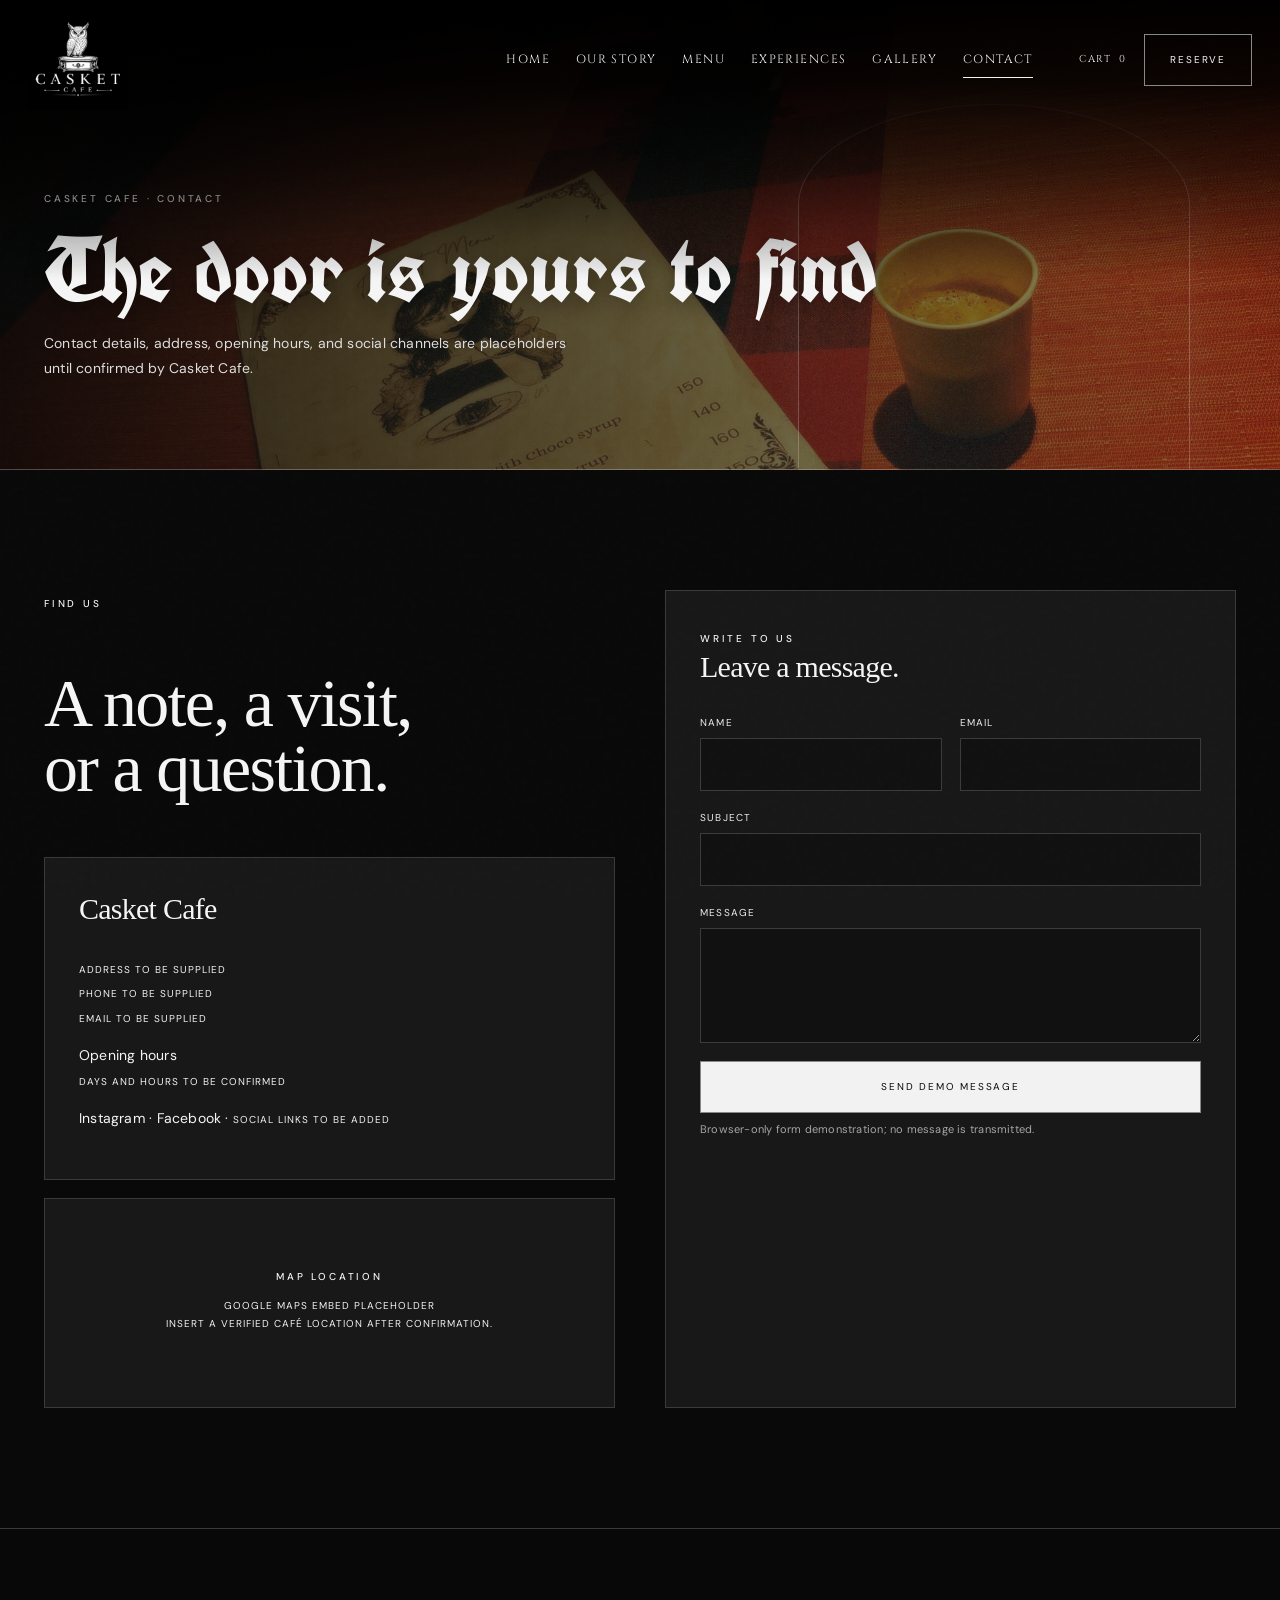
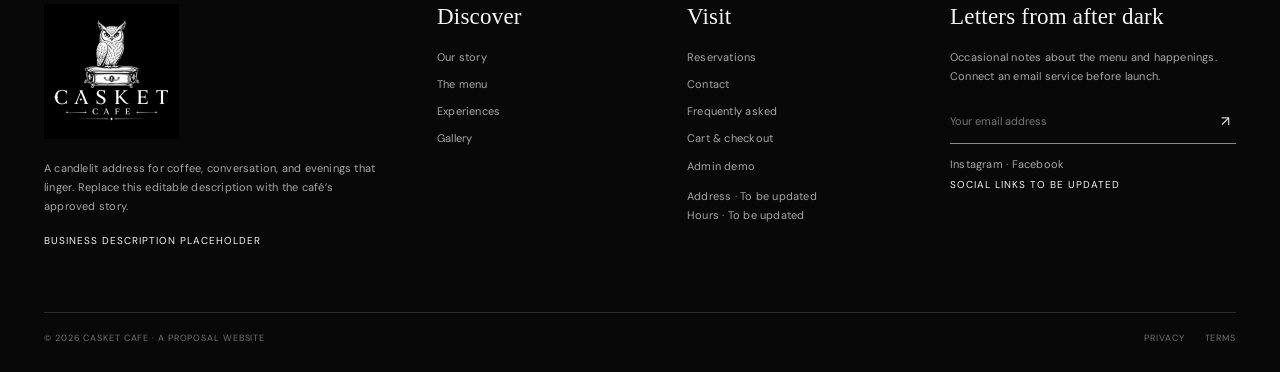
<file: contact.html>
<!doctype html><html lang="en"><head><meta charset="utf-8"><meta name="viewport" content="width=device-width,initial-scale=1"><title>Contact — Casket Cafe</title><meta name="description" content="Contact details, address, opening hours, and social channels are placeholders until confirmed by Casket Cafe."><meta property="og:title" content="Contact — Casket Cafe"><meta property="og:description" content="Contact details, address, opening hours, and social channels are placeholders until confirmed by Casket Cafe."><meta property="og:type" content="website"><meta property="og:image" content="assets/images/hero.jpg"><link rel="icon" href="assets/logo/casket-cafe-logo.png" type="image/png"><link rel="stylesheet" href="css/style.css"><script defer src="js/main.js"></script><script defer src="js/reservations.js"></script></head><body><header class="site-header" data-site-header></header><main><section class="page-hero"><div class="wrap"><span class="eyebrow">Casket Cafe · Contact</span><h1 class="serif">The door is yours to find</h1><p>Contact details, address, opening hours, and social channels are placeholders until confirmed by Casket Cafe.</p></div></section><section class="section"><div class="wrap split"><div><span class="eyebrow">Find us</span><h2 class="serif" style="font-size:68px;line-height:.95">A note, a visit,<br>or a question.</h2><div class="surface" style="margin-top:30px"><h3 class="serif">Casket Cafe</h3><p><span class="placeholder">Address to be supplied</span><br><span class="placeholder">Phone to be supplied</span><br><span class="placeholder">Email to be supplied</span></p><p>Opening hours<br><span class="placeholder">Days and hours to be confirmed</span></p><p>Instagram · Facebook · <span class="placeholder">Social links to be added</span></p></div><div class="surface" style="margin-top:18px;min-height:210px;display:grid;place-items:center;text-align:center"><div><span class="eyebrow">Map location</span><p class="placeholder">Google Maps embed placeholder<br>Insert a verified café location after confirmation.</p></div></div></div><div class="surface"><span class="eyebrow">Write to us</span><h3 class="serif">Leave a message.</h3><form data-demo-form><div class="form-grid"><div class="field"><label for="c-name">Name</label><input id="c-name" name="name" required autocomplete="name"></div><div class="field"><label for="c-email">Email</label><input id="c-email" name="email" type="email" required autocomplete="email"></div><div class="field full"><label for="c-subject">Subject</label><input id="c-subject" name="subject" required></div><div class="field full"><label for="c-message">Message</label><textarea id="c-message" name="message" required></textarea></div><div class="field full"><button class="btn btn--solid" type="submit">Send demo message</button><span class="form-note">Browser-only form demonstration; no message is transmitted.</span></div></div></form><div class="form-message" aria-live="polite"></div></div></div></section></main><footer class="site-footer" data-site-footer></footer></body></html>
</file>
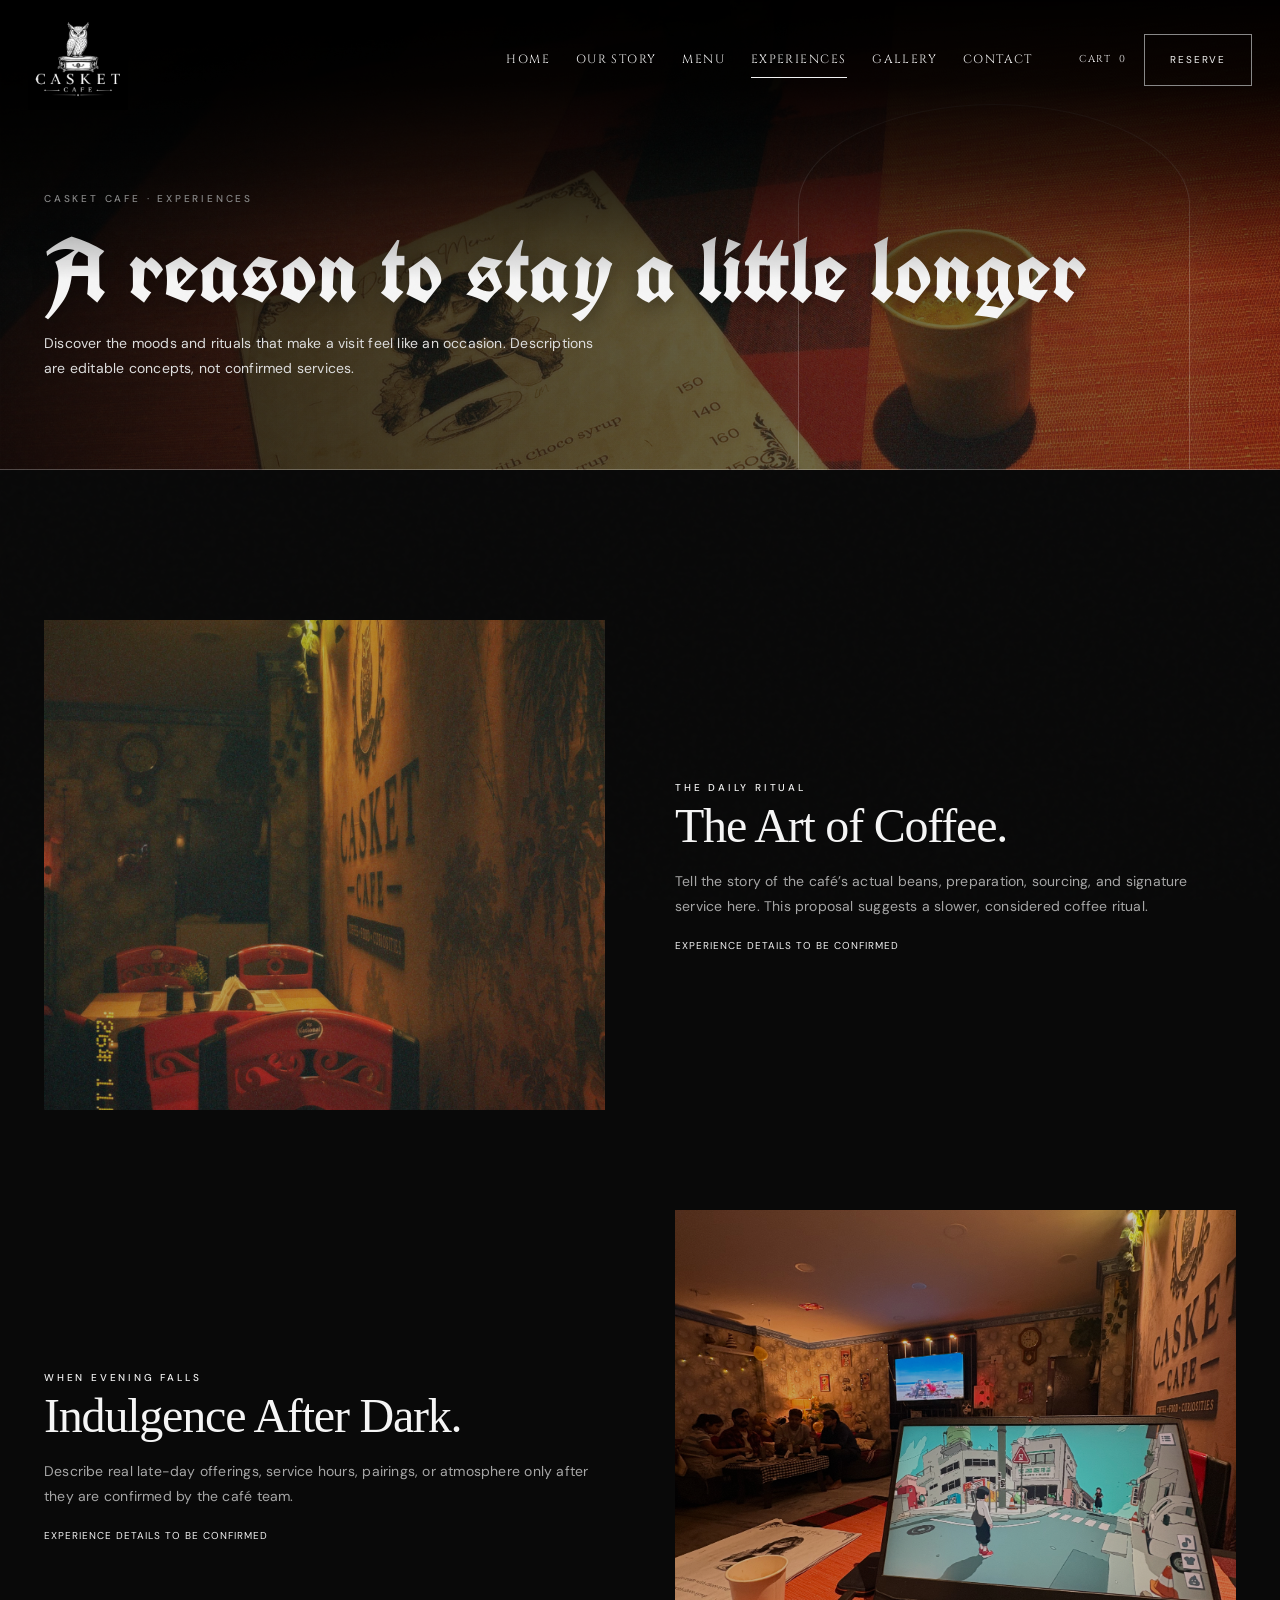
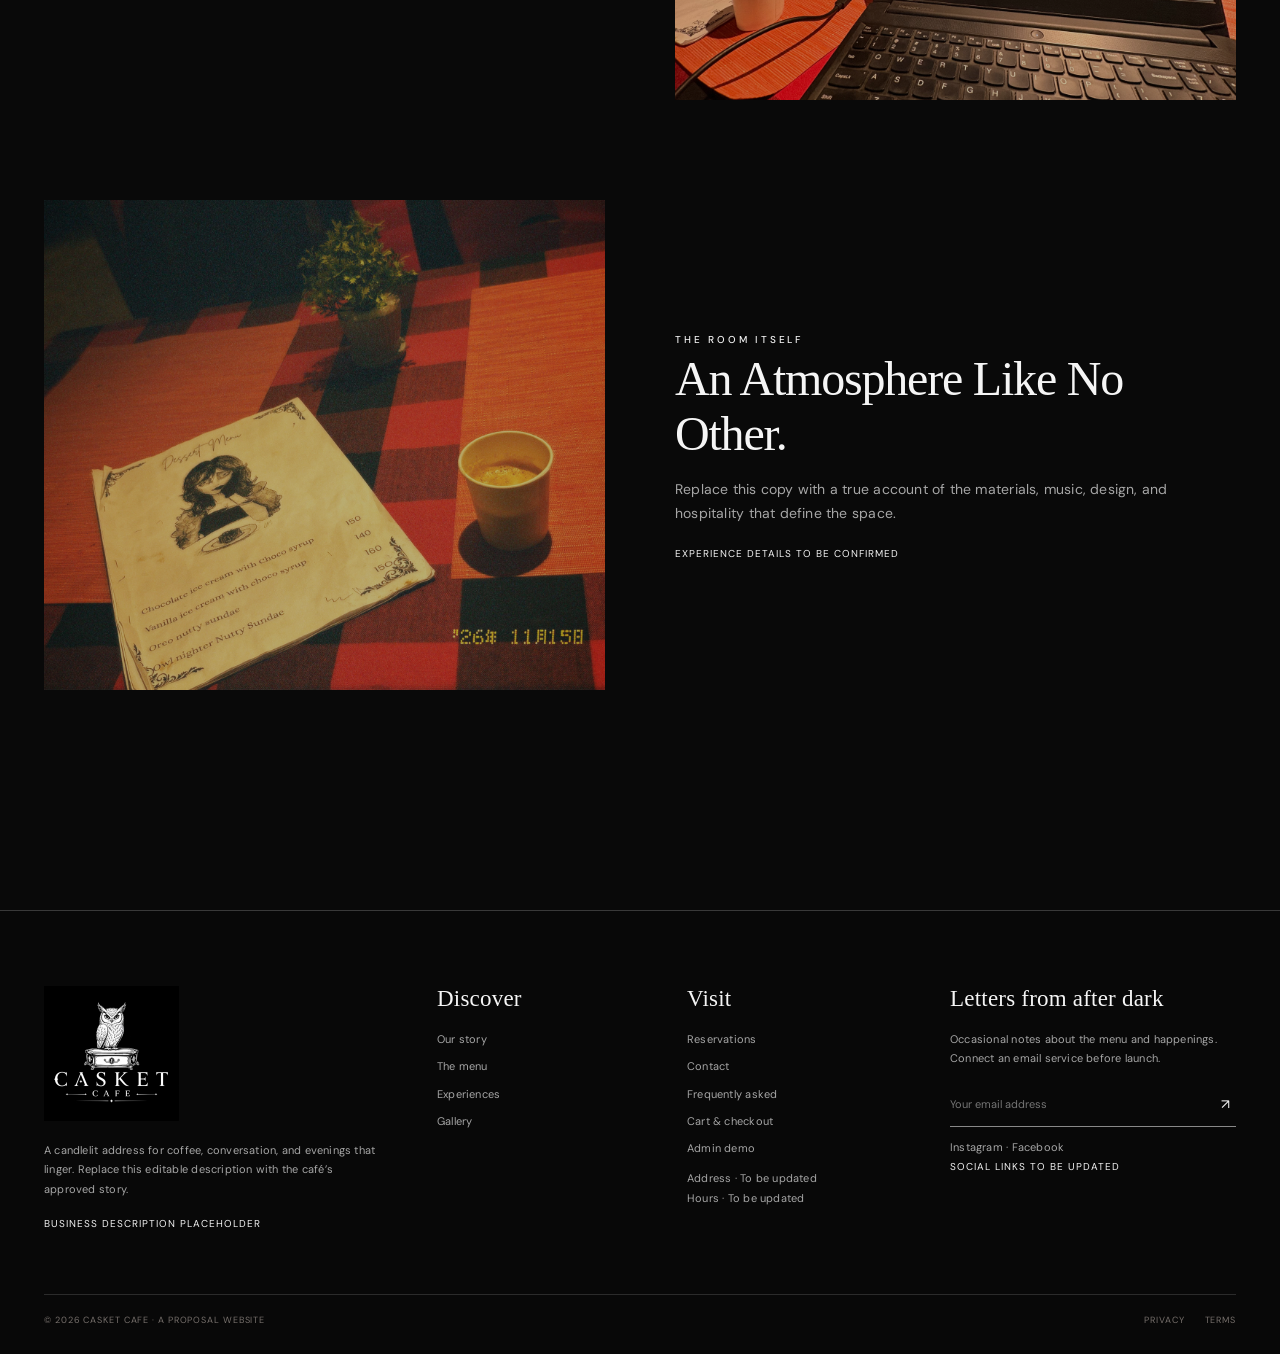
<file: experiences.html>
<!doctype html><html lang="en"><head><meta charset="utf-8"><meta name="viewport" content="width=device-width,initial-scale=1"><title>Experiences — Casket Cafe</title><meta name="description" content="Discover the moods and rituals that make a visit feel like an occasion. Descriptions are editable concepts, not confirmed services."><meta property="og:title" content="Experiences — Casket Cafe"><meta property="og:description" content="Discover the moods and rituals that make a visit feel like an occasion. Descriptions are editable concepts, not confirmed services."><meta property="og:type" content="website"><meta property="og:image" content="assets/images/hero.jpg"><link rel="icon" href="assets/logo/casket-cafe-logo.png" type="image/png"><link rel="stylesheet" href="css/style.css"><script defer src="js/main.js"></script></head><body><header class="site-header" data-site-header></header><main><section class="page-hero"><div class="wrap"><span class="eyebrow">Casket Cafe · Experiences</span><h1 class="serif">A reason to stay a little longer</h1><p>Discover the moods and rituals that make a visit feel like an occasion. Descriptions are editable concepts, not confirmed services.</p></div></section><section class="section"><div class="wrap"><article class="editorial-block"><img src="assets/images/coffee.jpg" alt="Freshly poured coffee" loading="lazy"><div class="content-narrow"><span class="eyebrow">The daily ritual</span><h2 class="serif">The Art of Coffee.</h2><p>Tell the story of the café’s actual beans, preparation, sourcing, and signature service here. This proposal suggests a slower, considered coffee ritual.</p><span class="placeholder">Experience details to be confirmed</span></div></article><article class="editorial-block"><img src="assets/images/dessert.jpg" alt="Chocolate dessert" loading="lazy"><div class="content-narrow"><span class="eyebrow">When evening falls</span><h2 class="serif">Indulgence After Dark.</h2><p>Describe real late-day offerings, service hours, pairings, or atmosphere only after they are confirmed by the café team.</p><span class="placeholder">Experience details to be confirmed</span></div></article><article class="editorial-block"><img src="assets/images/arch.jpg" alt="Dramatic interior detail" loading="lazy"><div class="content-narrow"><span class="eyebrow">The room itself</span><h2 class="serif">An Atmosphere Like No Other.</h2><p>Replace this copy with a true account of the materials, music, design, and hospitality that define the space.</p><span class="placeholder">Experience details to be confirmed</span></div></article></div></section></main><footer class="site-footer" data-site-footer></footer></body></html>
</file>
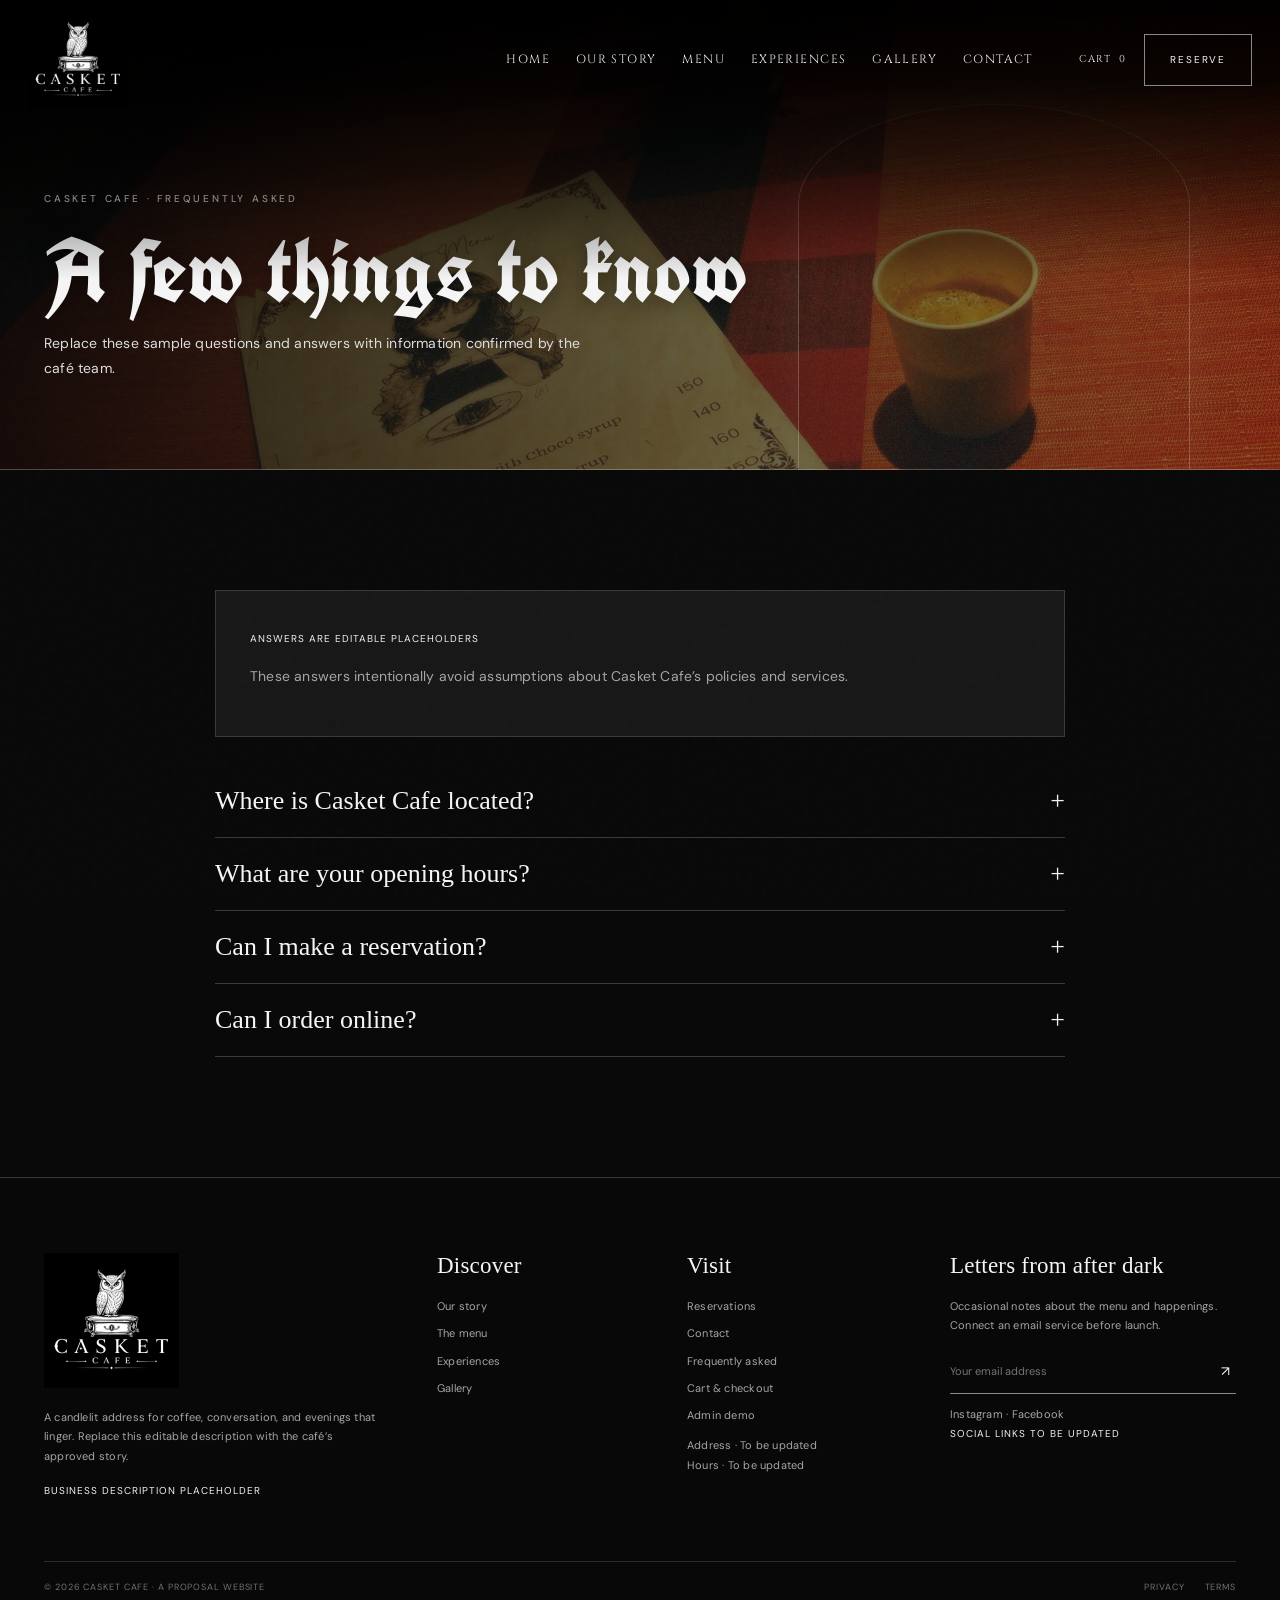
<file: faq.html>
<!doctype html><html lang="en"><head><meta charset="utf-8"><meta name="viewport" content="width=device-width,initial-scale=1"><title>Frequently Asked — Casket Cafe</title><meta name="description" content="Replace these sample questions and answers with information confirmed by the café team."><meta property="og:title" content="Frequently Asked — Casket Cafe"><meta property="og:description" content="Replace these sample questions and answers with information confirmed by the café team."><meta property="og:type" content="website"><meta property="og:image" content="assets/images/hero.jpg"><link rel="icon" href="assets/logo/casket-cafe-logo.png" type="image/png"><link rel="stylesheet" href="css/style.css"><script defer src="js/main.js"></script></head><body><header class="site-header" data-site-header></header><main><section class="page-hero"><div class="wrap"><span class="eyebrow">Casket Cafe · Frequently Asked</span><h1 class="serif">A few things to know</h1><p>Replace these sample questions and answers with information confirmed by the café team.</p></div></section><section class="section"><div class="wrap content-narrow"><div class="surface" style="margin-bottom:28px"><span class="placeholder">Answers are editable placeholders</span><p>These answers intentionally avoid assumptions about Casket Cafe’s policies and services.</p></div><div class="faq-item"><button class="faq-question" aria-expanded="false">Where is Casket Cafe located?<span>+</span></button><div class="faq-answer">The café address has not been supplied yet. Add a verified address and directions here.</div></div><div class="faq-item"><button class="faq-question" aria-expanded="false">What are your opening hours?<span>+</span></button><div class="faq-answer">Opening hours are awaiting confirmation from the café team.</div></div><div class="faq-item"><button class="faq-question" aria-expanded="false">Can I make a reservation?<span>+</span></button><div class="faq-answer">Reservation capability and policies must be confirmed. The form on this proposal site is a local demo and does not place a booking.</div></div><div class="faq-item"><button class="faq-question" aria-expanded="false">Can I order online?<span>+</span></button><div class="faq-answer">Online ordering is not connected. The cart is a front-end demonstration; no order or payment is transmitted.</div></div></div></section></main><footer class="site-footer" data-site-footer></footer></body></html>
</file>
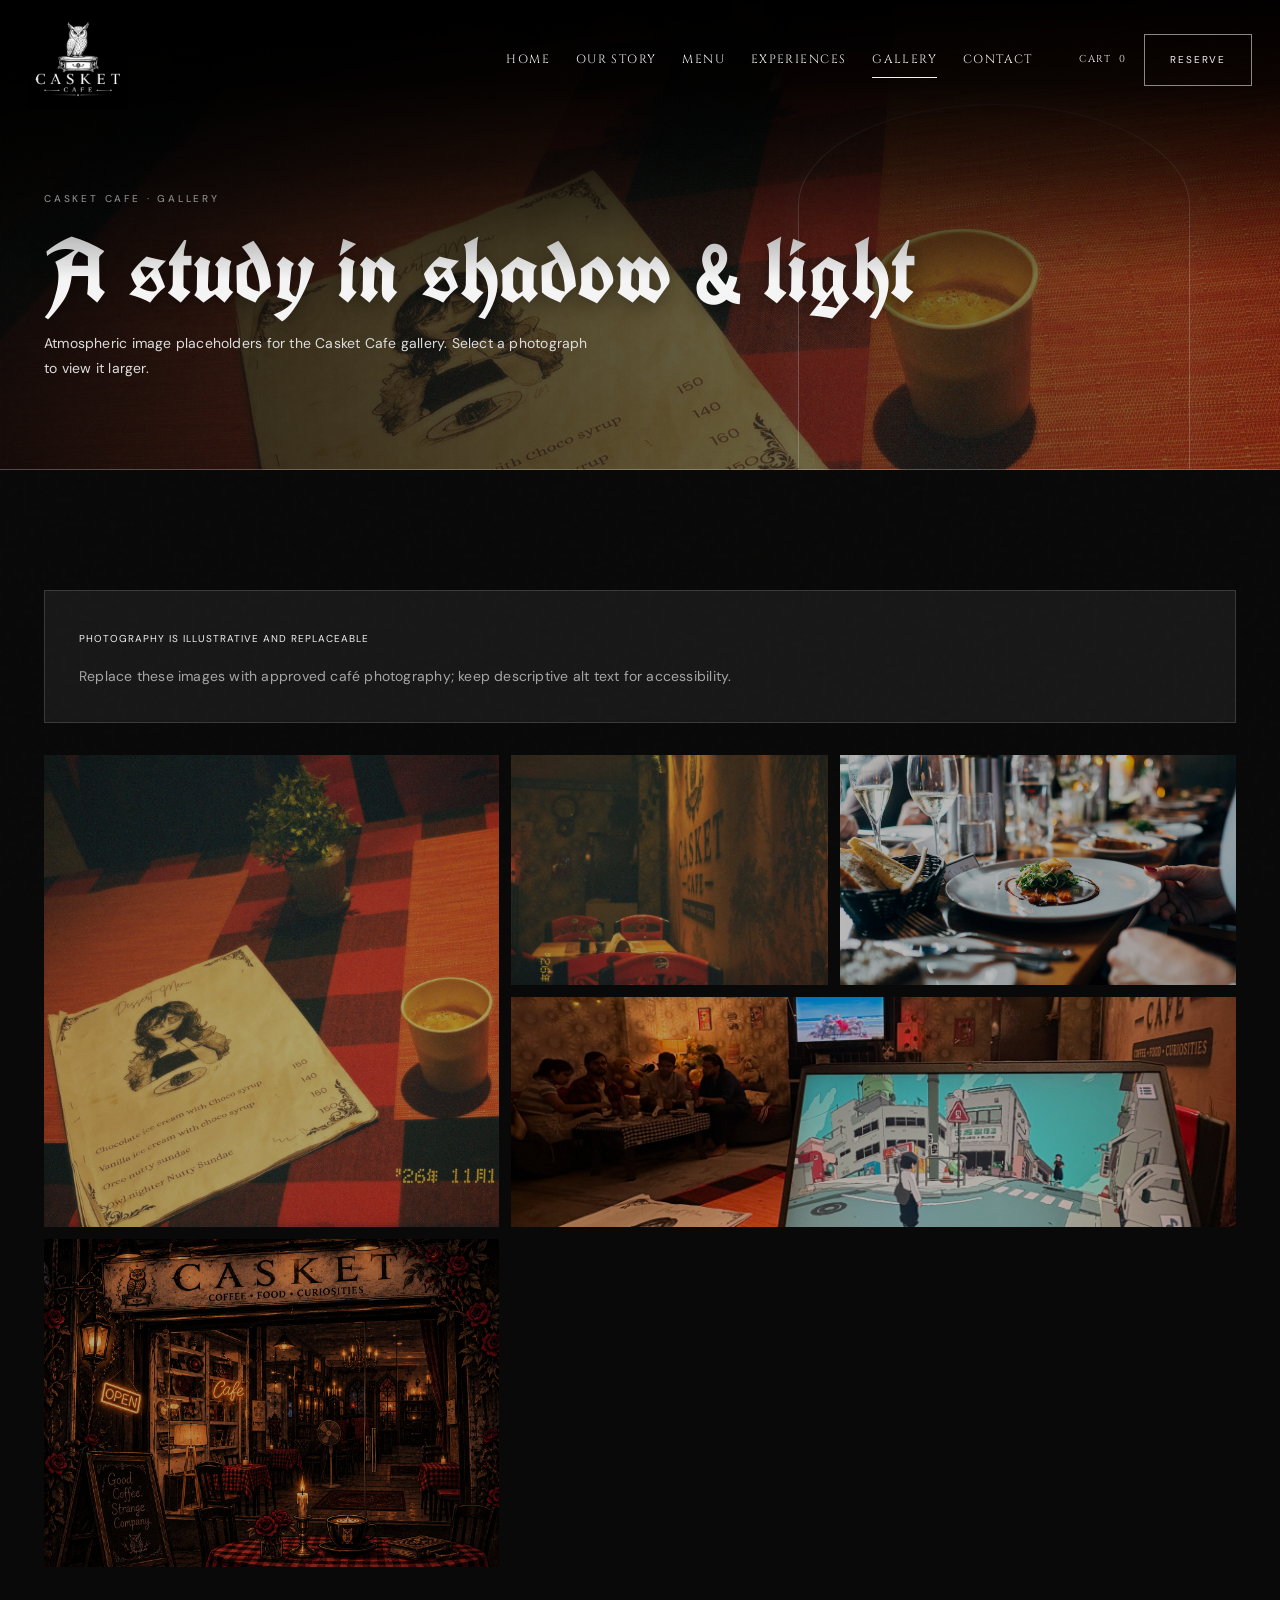
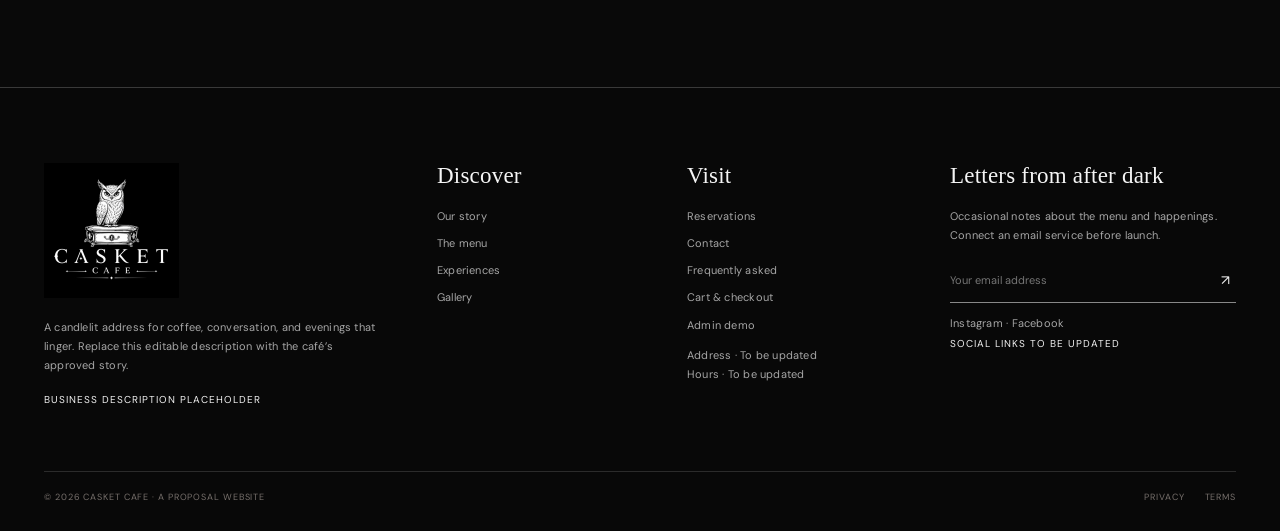
<file: gallery.html>
<!doctype html><html lang="en"><head><meta charset="utf-8"><meta name="viewport" content="width=device-width,initial-scale=1"><title>Gallery — Casket Cafe</title><meta name="description" content="Atmospheric image placeholders for the Casket Cafe gallery. Select a photograph to view it larger."><meta property="og:title" content="Gallery — Casket Cafe"><meta property="og:description" content="Atmospheric image placeholders for the Casket Cafe gallery. Select a photograph to view it larger."><meta property="og:type" content="website"><meta property="og:image" content="assets/images/hero.jpg"><link rel="icon" href="assets/logo/casket-cafe-logo.png" type="image/png"><link rel="stylesheet" href="css/style.css"><script defer src="js/main.js"></script><script defer src="js/gallery.js"></script></head><body><header class="site-header" data-site-header></header><main><section class="page-hero"><div class="wrap"><span class="eyebrow">Casket Cafe · Gallery</span><h1 class="serif">A study in shadow & light</h1><p>Atmospheric image placeholders for the Casket Cafe gallery. Select a photograph to view it larger.</p></div></section><section class="section"><div class="wrap"><div class="surface" style="margin-bottom:32px"><span class="placeholder">Photography is illustrative and replaceable</span><p style="margin-bottom:0;color:var(--smoke)">Replace these images with approved café photography; keep descriptive alt text for accessibility.</p></div><div class="gallery-grid"><button data-lightbox="assets/images/arch.jpg" data-alt="Moody café interior"><img src="assets/images/arch.jpg" alt="Moody café interior placeholder" loading="lazy"></button><button data-lightbox="assets/images/coffee.jpg" data-alt="Coffee detail"><img src="assets/images/coffee.jpg" alt="Coffee detail placeholder" loading="lazy"></button><button data-lightbox="assets/images/dining.jpg" data-alt="Dinner setting"><img src="assets/images/dining.jpg" alt="Dining setting placeholder" loading="lazy"></button><button data-lightbox="assets/images/dessert.jpg" data-alt="Dessert"><img src="assets/images/dessert.jpg" alt="Dessert placeholder" loading="lazy"></button><button data-lightbox="assets/images/cafe.jpg" data-alt="Café interior"><img src="assets/images/cafe.jpg" alt="Café interior placeholder" loading="lazy"></button></div></div></section><div class="lightbox" aria-hidden="true" role="dialog" aria-label="Gallery image"><button aria-label="Close image">×</button><img alt=""></div></main><footer class="site-footer" data-site-footer></footer></body></html>
</file>
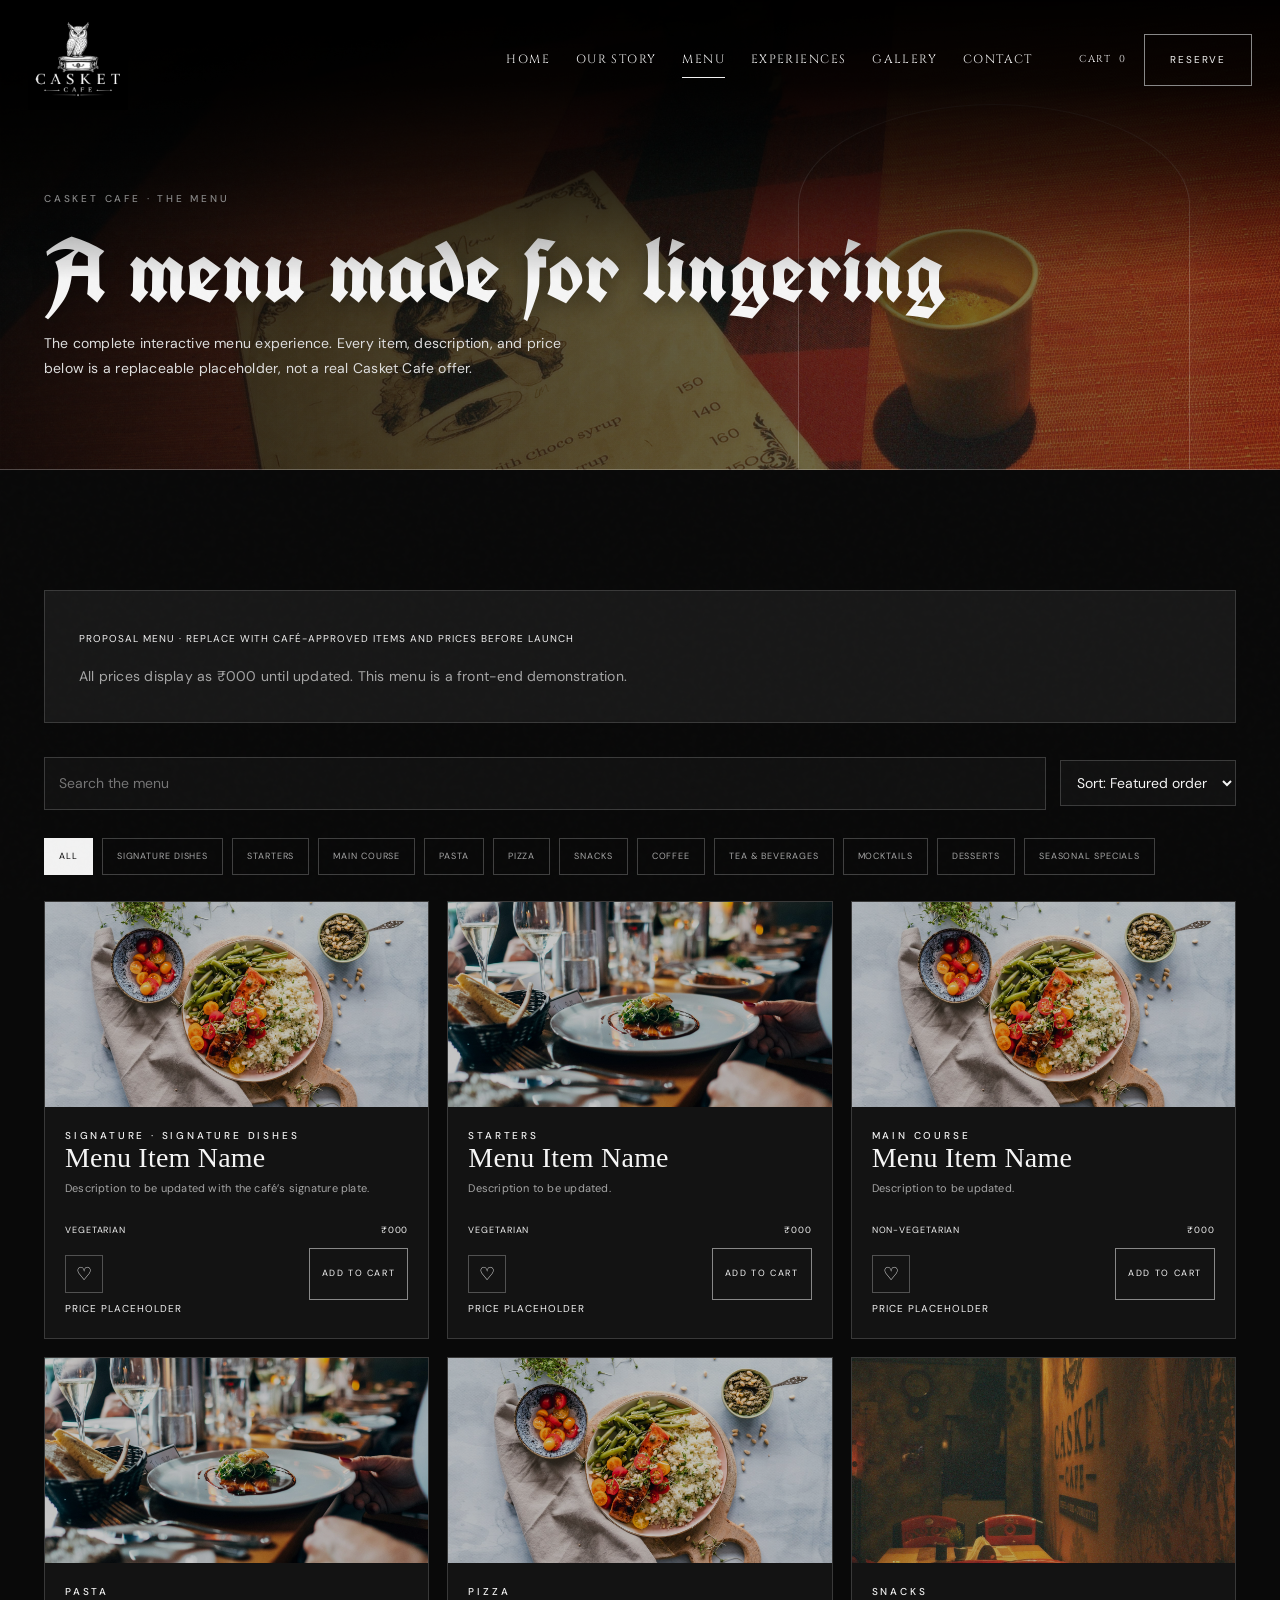
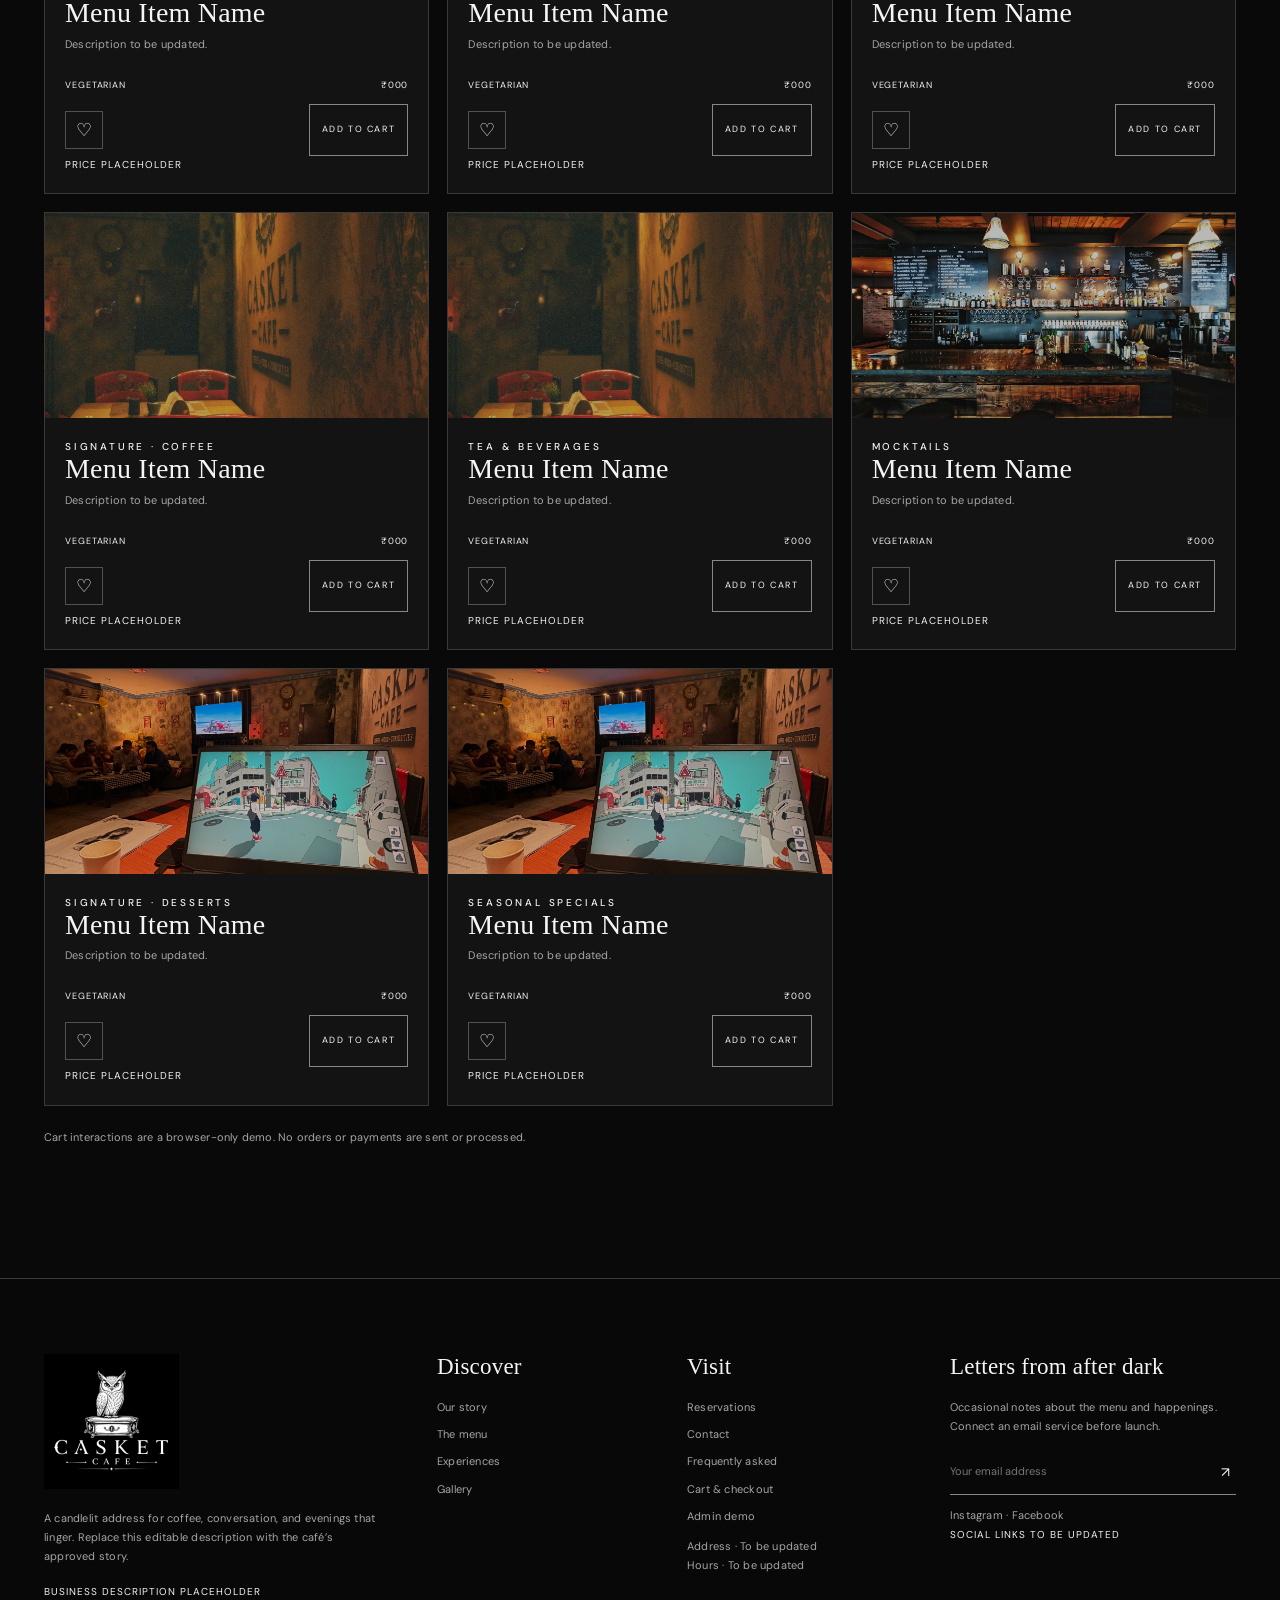
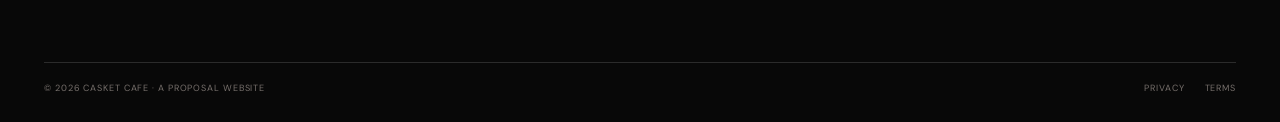
<file: menu.html>
<!doctype html><html lang="en"><head><meta charset="utf-8"><meta name="viewport" content="width=device-width,initial-scale=1"><title>The Menu — Casket Cafe</title><meta name="description" content="The complete interactive menu experience. Every item, description, and price below is a replaceable placeholder, not a real Casket Cafe offer."><meta property="og:title" content="The Menu — Casket Cafe"><meta property="og:description" content="The complete interactive menu experience. Every item, description, and price below is a replaceable placeholder, not a real Casket Cafe offer."><meta property="og:type" content="website"><meta property="og:image" content="assets/images/hero.jpg"><link rel="icon" href="assets/logo/casket-cafe-logo.png" type="image/png"><link rel="stylesheet" href="css/style.css"><script defer src="js/main.js"></script><script defer src="js/menu-data.js"></script><script defer src="js/menu.js"></script><script defer src="js/cart.js"></script></head><body><header class="site-header" data-site-header></header><main><section class="page-hero"><div class="wrap"><span class="eyebrow">Casket Cafe · The Menu</span><h1 class="serif">A menu made for lingering</h1><p>The complete interactive menu experience. Every item, description, and price below is a replaceable placeholder, not a real Casket Cafe offer.</p></div></section><section class="section"><div class="wrap"><div class="surface" style="margin-bottom:34px"><span class="placeholder">Proposal menu · Replace with café-approved items and prices before launch</span><p style="margin-bottom:0;color:var(--smoke)">All prices display as ₹000 until updated. This menu is a front-end demonstration.</p></div><div class="menu-toolbar"><input class="menu-search" data-menu-search type="search" placeholder="Search the menu" aria-label="Search menu"><select class="menu-sort" data-menu-sort aria-label="Sort menu"><option value="default">Sort: Featured order</option><option value="low">Price: low to high</option><option value="high">Price: high to low</option></select></div><div class="menu-filters" data-menu-filters aria-label="Filter menu categories"></div><div class="menu-grid" data-menu-grid aria-live="polite"></div><p class="form-note" style="margin-top:22px">Cart interactions are a browser-only demo. No orders or payments are sent or processed.</p></div></section></main><footer class="site-footer" data-site-footer></footer></body></html>
</file>
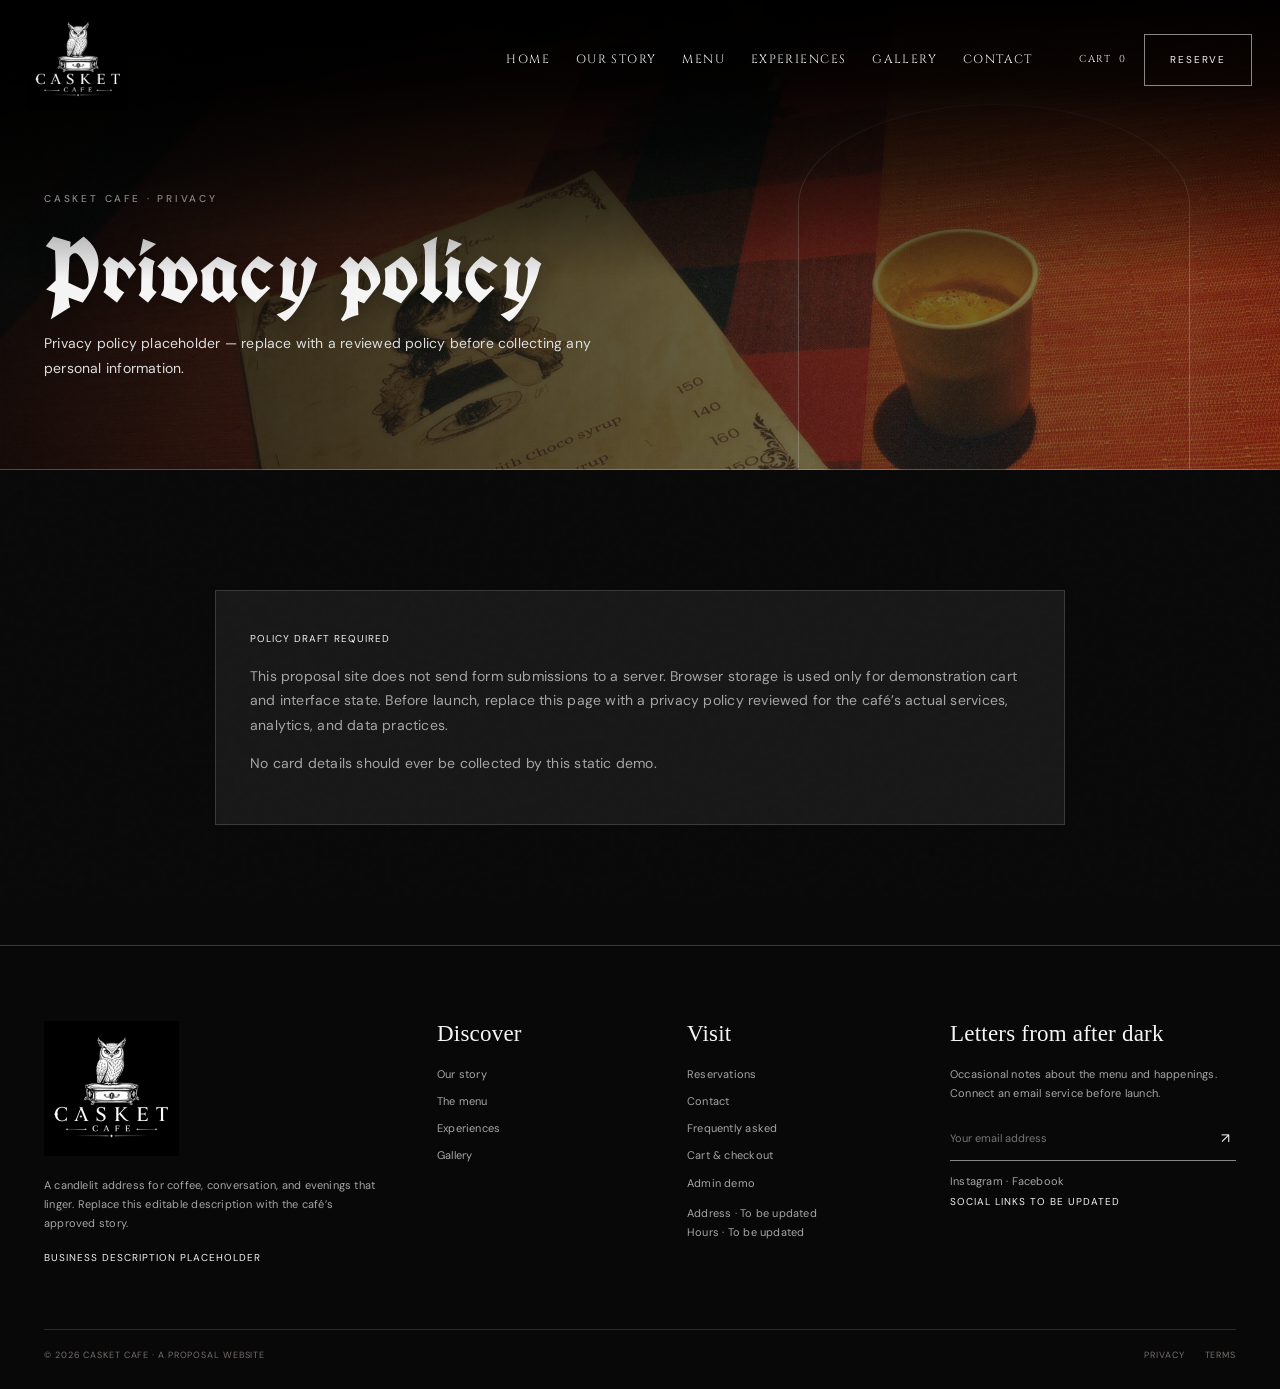
<file: privacy.html>
<!doctype html><html lang="en"><head><meta charset="utf-8"><meta name="viewport" content="width=device-width,initial-scale=1"><title>Privacy — Casket Cafe</title><meta name="description" content="Privacy policy placeholder — replace with a reviewed policy before collecting any personal information."><meta property="og:title" content="Privacy — Casket Cafe"><meta property="og:description" content="Privacy policy placeholder — replace with a reviewed policy before collecting any personal information."><meta property="og:type" content="website"><meta property="og:image" content="assets/images/hero.jpg"><link rel="icon" href="assets/logo/casket-cafe-logo.png" type="image/png"><link rel="stylesheet" href="css/style.css"><script defer src="js/main.js"></script></head><body><header class="site-header" data-site-header></header><main><section class="page-hero"><div class="wrap"><span class="eyebrow">Casket Cafe · Privacy</span><h1 class="serif">Privacy policy</h1><p>Privacy policy placeholder — replace with a reviewed policy before collecting any personal information.</p></div></section><section class="section"><div class="wrap content-narrow"><div class="surface"><span class="placeholder">Policy draft required</span><p>This proposal site does not send form submissions to a server. Browser storage is used only for demonstration cart and interface state. Before launch, replace this page with a privacy policy reviewed for the café’s actual services, analytics, and data practices.</p><p>No card details should ever be collected by this static demo.</p></div></div></section></main><footer class="site-footer" data-site-footer></footer></body></html>
</file>
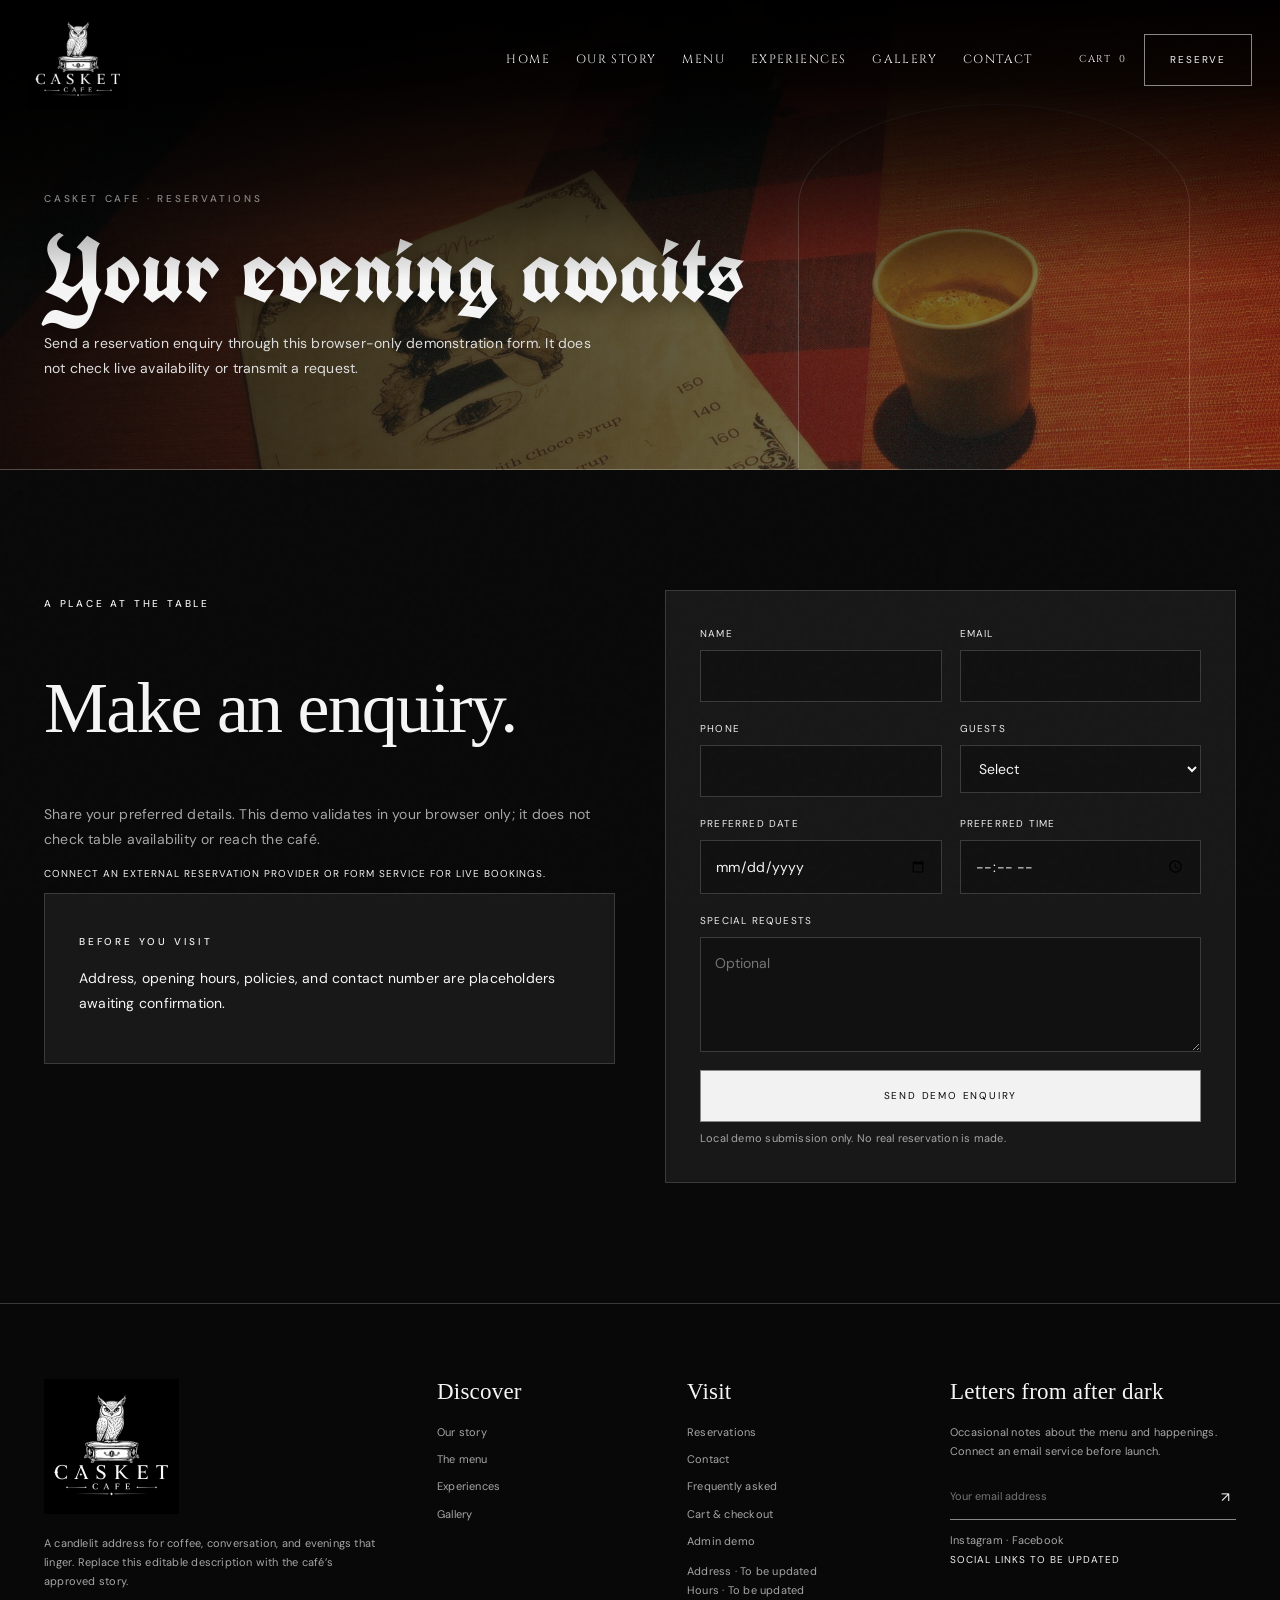
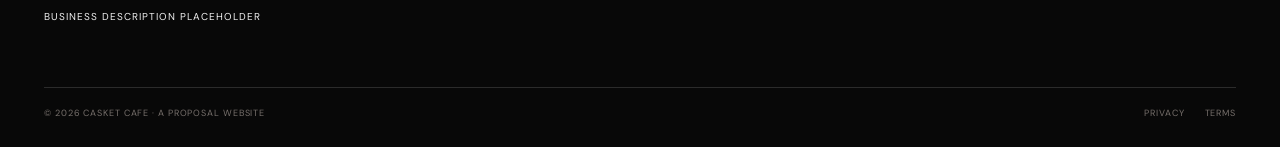
<file: reservations.html>
<!doctype html><html lang="en"><head><meta charset="utf-8"><meta name="viewport" content="width=device-width,initial-scale=1"><title>Reservations — Casket Cafe</title><meta name="description" content="Send a reservation enquiry through this browser-only demonstration form. It does not check live availability or transmit a request."><meta property="og:title" content="Reservations — Casket Cafe"><meta property="og:description" content="Send a reservation enquiry through this browser-only demonstration form. It does not check live availability or transmit a request."><meta property="og:type" content="website"><meta property="og:image" content="assets/images/hero.jpg"><link rel="icon" href="assets/logo/casket-cafe-logo.png" type="image/png"><link rel="stylesheet" href="css/style.css"><script defer src="js/main.js"></script><script defer src="js/reservations.js"></script></head><body><header class="site-header" data-site-header></header><main><section class="page-hero"><div class="wrap"><span class="eyebrow">Casket Cafe · Reservations</span><h1 class="serif">Your evening awaits</h1><p>Send a reservation enquiry through this browser-only demonstration form. It does not check live availability or transmit a request.</p></div></section><section class="section"><div class="wrap split"><div><span class="eyebrow">A place at the table</span><h2 class="serif" style="font-size:clamp(48px,6vw,72px);line-height:.95">Make an enquiry.</h2><p style="color:var(--smoke)">Share your preferred details. This demo validates in your browser only; it does not check table availability or reach the café.</p><p class="placeholder">Connect an external reservation provider or form service for live bookings.</p><div class="surface"><span class="eyebrow">Before you visit</span><p>Address, opening hours, policies, and contact number are placeholders awaiting confirmation.</p></div></div><div class="surface"><form data-demo-form><div class="form-grid"><div class="field"><label for="r-name">Name</label><input id="r-name" name="name" autocomplete="name" required></div><div class="field"><label for="r-email">Email</label><input id="r-email" name="email" type="email" autocomplete="email" required></div><div class="field"><label for="r-phone">Phone</label><input id="r-phone" name="phone" type="tel" autocomplete="tel" required></div><div class="field"><label for="r-guests">Guests</label><select id="r-guests" name="guests" required><option value="">Select</option><option>1</option><option>2</option><option>3</option><option>4</option><option>5+</option></select></div><div class="field"><label for="r-date">Preferred date</label><input id="r-date" name="date" type="date" required></div><div class="field"><label for="r-time">Preferred time</label><input id="r-time" name="time" type="time" required></div><div class="field full"><label for="r-note">Special requests</label><textarea id="r-note" name="requests" placeholder="Optional"></textarea></div><div class="field full"><button class="btn btn--solid" type="submit">Send demo enquiry</button><span class="form-note">Local demo submission only. No real reservation is made.</span></div></div></form><div class="form-message" aria-live="polite"></div></div></div></section></main><footer class="site-footer" data-site-footer></footer></body></html>
</file>
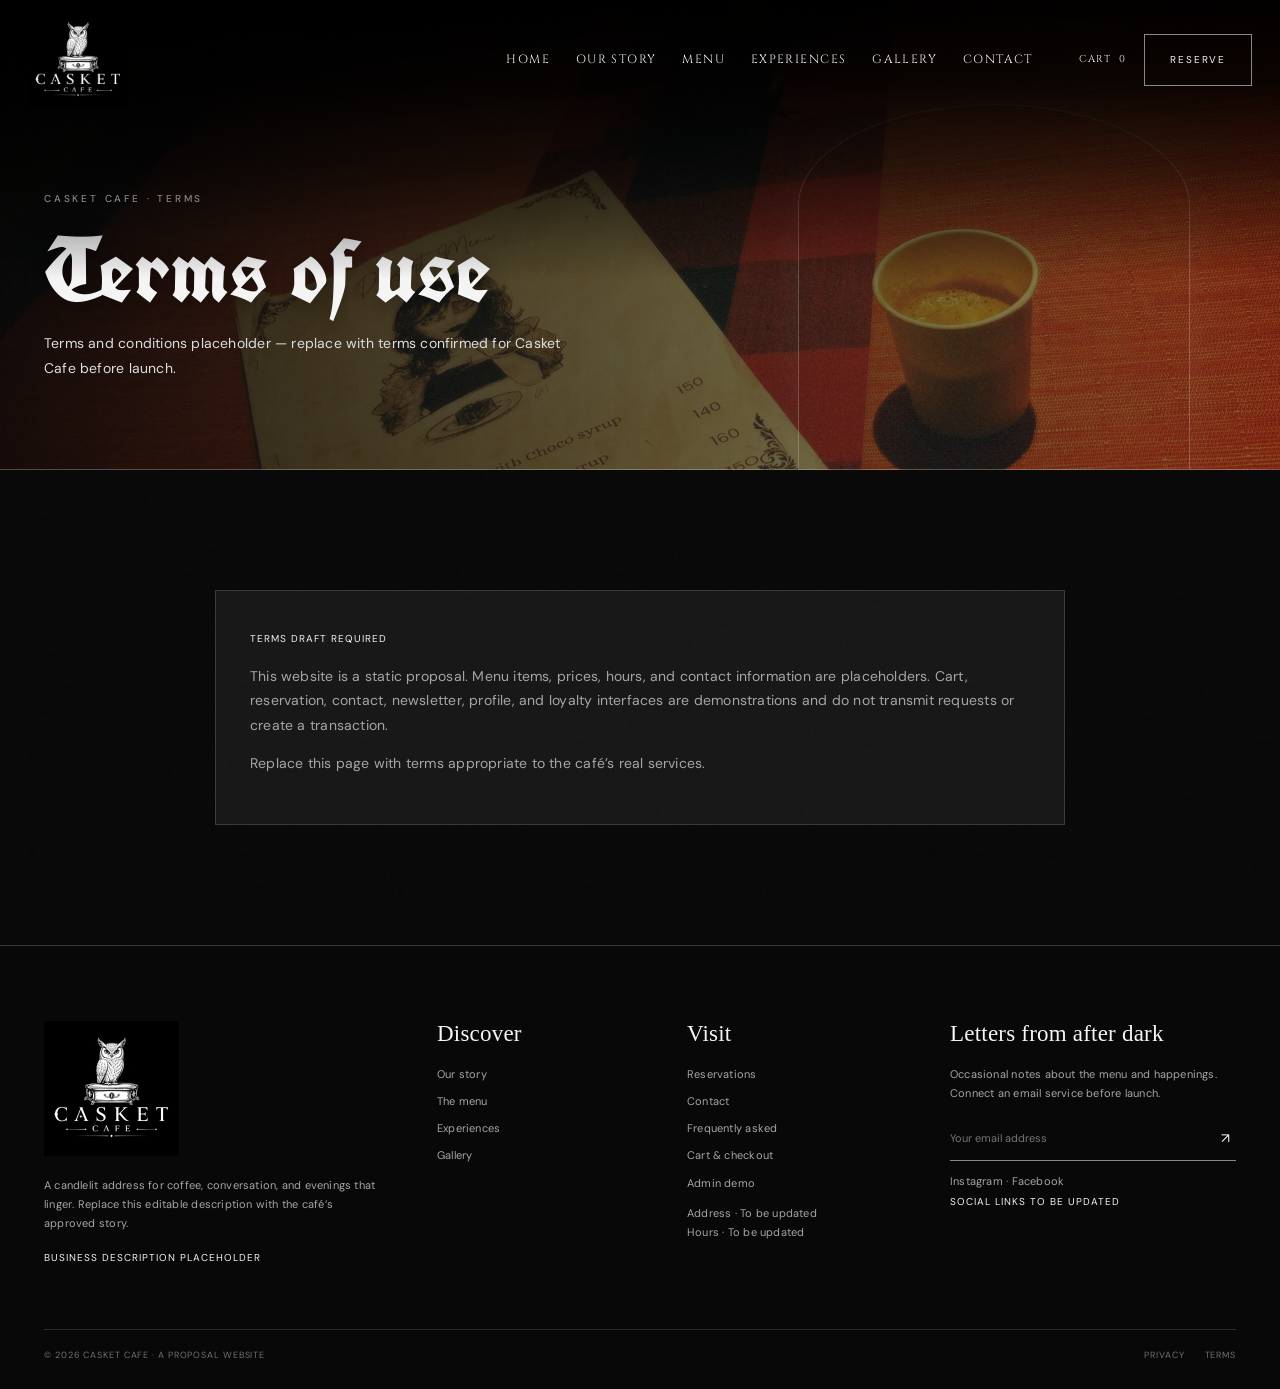
<file: terms.html>
<!doctype html><html lang="en"><head><meta charset="utf-8"><meta name="viewport" content="width=device-width,initial-scale=1"><title>Terms — Casket Cafe</title><meta name="description" content="Terms and conditions placeholder — replace with terms confirmed for Casket Cafe before launch."><meta property="og:title" content="Terms — Casket Cafe"><meta property="og:description" content="Terms and conditions placeholder — replace with terms confirmed for Casket Cafe before launch."><meta property="og:type" content="website"><meta property="og:image" content="assets/images/hero.jpg"><link rel="icon" href="assets/logo/casket-cafe-logo.png" type="image/png"><link rel="stylesheet" href="css/style.css"><script defer src="js/main.js"></script></head><body><header class="site-header" data-site-header></header><main><section class="page-hero"><div class="wrap"><span class="eyebrow">Casket Cafe · Terms</span><h1 class="serif">Terms of use</h1><p>Terms and conditions placeholder — replace with terms confirmed for Casket Cafe before launch.</p></div></section><section class="section"><div class="wrap content-narrow"><div class="surface"><span class="placeholder">Terms draft required</span><p>This website is a static proposal. Menu items, prices, hours, and contact information are placeholders. Cart, reservation, contact, newsletter, profile, and loyalty interfaces are demonstrations and do not transmit requests or create a transaction.</p><p>Replace this page with terms appropriate to the café’s real services.</p></div></div></section></main><footer class="site-footer" data-site-footer></footer></body></html>
</file>
<file: css/style.css>
@import url('https://fonts.googleapis.com/css2?family=Cinzel:wght@400;500;600&family=DM+Sans:wght@300;400;500;600&family=IM+Fell+English:ital@0;1&family=UnifrakturCook:wght@700&display=swap');
:root{--ink:#090909;--black:#0d0d0d;--charcoal:#181818;--warm-black:#171717;--deep-black:#101010;--gold:#f2f2f2;--gold-dim:#888888;--cream:#f5f5f5;--smoke:#a6a6a6;--serif:'IM Fell English',Georgia,serif;--gothic:'UnifrakturCook','Old English Text MT',Georgia,serif;--display:'Cinzel',Georgia,serif;--sans:'DM Sans',Arial,sans-serif;--wrap:1240px;--ease:cubic-bezier(.2,.75,.25,1)}
*{box-sizing:border-box}html{scroll-behavior:smooth;scroll-padding-top:92px}body{margin:0;background:var(--ink);color:var(--cream);font-family:var(--sans);font-size:14px;line-height:1.75;letter-spacing:.015em}body:before{content:"";position:fixed;inset:0;pointer-events:none;z-index:5;opacity:.055;background-image:url("data:image/svg+xml,%3Csvg viewBox='0 0 180 180' xmlns='http://www.w3.org/2000/svg'%3E%3Cfilter id='n'%3E%3CfeTurbulence type='fractalNoise' baseFrequency='.8' numOctaves='3' stitchTiles='stitch'/%3E%3C/filter%3E%3Crect width='100%25' height='100%25' filter='url(%23n)' opacity='.25'/%3E%3C/svg%3E")}img{display:block;max-width:100%}a{color:inherit;text-decoration:none}button,input,select,textarea{font:inherit}button{color:inherit}.wrap{width:min(calc(var(--wrap) - 48px),calc(100% - 48px));margin-inline:auto}.sr-only{position:absolute;width:1px;height:1px;padding:0;margin:-1px;overflow:hidden;clip:rect(0,0,0,0);white-space:nowrap;border:0}.eyebrow{font-size:10px;letter-spacing:.28em;text-transform:uppercase;color:var(--gold);font-weight:500}.serif{font-family:var(--serif);font-weight:400;letter-spacing:-.025em}.display{font-family:var(--display);letter-spacing:.12em}.gold-line{display:flex;align-items:center;gap:16px;color:var(--gold);font-size:10px;letter-spacing:.26em;text-transform:uppercase}.gold-line:before,.gold-line:after{content:"";width:40px;height:1px;background:var(--gold-dim)}.section{padding:120px 0}.section-head{max-width:700px;margin-bottom:52px}.section-head h2{font-size:clamp(44px,6vw,78px);line-height:.98;margin:14px 0 20px}.section-head p{max-width:510px;color:var(--smoke);font-size:14px}.btn{display:inline-flex;align-items:center;justify-content:center;min-height:52px;padding:0 25px;border:1px solid var(--gold-dim);background:transparent;color:var(--cream);font-size:10px;letter-spacing:.18em;text-transform:uppercase;transition:background .35s var(--ease),color .35s var(--ease),border-color .35s}.btn:hover,.btn:focus-visible{background:var(--gold);color:var(--ink);border-color:var(--gold)}.btn--solid{background:var(--gold);color:var(--ink)}.btn--solid:hover{background:var(--cream);border-color:var(--cream)}.text-link{font-size:10px;letter-spacing:.2em;text-transform:uppercase;color:var(--gold);display:inline-flex;gap:12px;align-items:center}.text-link:after{content:'→';transition:transform .25s}.text-link:hover:after{transform:translateX(5px)}
.site-header{position:fixed;inset:0 0 auto;z-index:20;height:120px;display:flex;align-items:center;transition:background .35s,border-color .35s;border-bottom:1px solid transparent;background:transparent}.site-header:before{content:"";position:absolute;inset:0 0 -160px;z-index:0;pointer-events:none;background:linear-gradient(180deg,rgba(0,0,0,.99) 0%,rgba(0,0,0,.91) 30%,rgba(0,0,0,.62) 60%,rgba(0,0,0,0) 100%);transition:opacity .35s}.site-header.scrolled{background:rgba(9,9,9,.96);backdrop-filter:blur(12px);border-color:rgba(255,255,255,.14)}.site-header.scrolled:before{opacity:0}.nav-wrap{position:relative;z-index:1;width:min(1400px,calc(100% - 56px));margin:auto;display:flex;align-items:center;justify-content:flex-start;gap:24px}.brand{width:100px;flex:none}.brand img{width:100%;height:auto}.nav-links{display:flex;gap:clamp(18px,2vw,30px);align-items:center;margin-left:auto}.nav-links a{font-family:var(--display);font-size:12px;letter-spacing:.12em;text-transform:uppercase;color:#f0f0f0;position:relative}.nav-links a:after{content:'';position:absolute;left:0;bottom:-8px;width:0;height:1px;background:var(--gold);transition:width .3s}.nav-links a:hover:after,.nav-links a[aria-current=page]:after{width:100%}.nav-actions{display:flex;align-items:center;gap:18px;margin-left:22px}.cart-link{font-family:var(--display);font-size:10px;letter-spacing:.13em;text-transform:uppercase;display:flex;gap:8px;align-items:center}.cart-count{color:var(--gold)}.menu-toggle{display:none;background:none;border:0;padding:10px;cursor:pointer}.menu-toggle span{width:24px;height:1px;background:var(--cream);display:block;margin:6px}.mobile-nav{display:none}
.hero{min-height:780px;height:100svh;max-height:1000px;position:relative;display:flex;align-items:center;overflow:hidden;background:#0e0e0e}.hero-image{position:absolute;inset:0;z-index:0;background-image:linear-gradient(90deg,rgba(7,7,7,.9) 3%,rgba(7,7,7,.65) 44%,rgba(7,7,7,.08) 100%),linear-gradient(0deg,rgba(7,7,7,.5),transparent 55%),url('../assets/images/hero.jpg');background-position:center 50%;background-size:cover;transform:scale(1.02);animation:heroSettle 1.8s var(--ease) both}.hero-video{position:absolute;inset:0;width:100%;height:100%;object-fit:cover;z-index:1;opacity:.42;filter:brightness(.5) saturate(.72)}.hero:after{content:"";position:absolute;inset:0;z-index:2;pointer-events:none;background:linear-gradient(180deg,rgba(0,0,0,.82) 0%,rgba(0,0,0,.55) 14%,rgba(0,0,0,.16) 31%,transparent 42%),linear-gradient(90deg,rgba(7,7,7,.78) 0%,rgba(7,7,7,.38) 52%,rgba(7,7,7,.08) 100%),linear-gradient(0deg,rgba(7,7,7,.62),transparent 55%)}.hero-content{position:relative;z-index:3;padding-top:65px;max-width:730px}.hero .eyebrow{margin-bottom:26px;display:flex;align-items:center;gap:16px}.hero .eyebrow:before{content:'';width:38px;height:1px;background:var(--gold)}.hero h1{font-size:clamp(70px,10.5vw,142px);line-height:.82;margin:0 0 26px;max-width:730px;color:#f2f2f2}.hero h1 em{color:var(--gold);font-style:normal}.hero-copy{max-width:440px;color:#dedede;font-size:15px;margin:0 0 32px}.hero-actions{display:flex;gap:14px;flex-wrap:wrap}.hero-mark{position:absolute;right:8%;bottom:12%;width:104px;opacity:.62;z-index:3}.hero-mark img{width:100%}.scroll-cue{position:absolute;z-index:3;bottom:34px;left:50%;transform:translateX(-50%);display:flex;align-items:center;gap:13px;color:#d0d0d0;font-size:9px;letter-spacing:.2em;text-transform:uppercase}.scroll-cue:after{content:'';height:42px;width:1px;background:linear-gradient(var(--gold),transparent);position:absolute;left:50%;top:24px;animation:scrollLine 1.8s ease-in-out infinite}
.intro-grid{display:grid;grid-template-columns:1.05fr .95fr;gap:11%;align-items:center}.intro-copy{padding:25px 0}.intro-copy h2{font-size:clamp(56px,7vw,90px);line-height:.9;margin:22px 0}.intro-copy p{max-width:480px;color:var(--smoke)}.intro-image{position:relative;padding:0 0 50px 42px}.intro-image:before{content:'';position:absolute;left:0;top:38px;bottom:0;width:68%;border:1px solid var(--gold-dim);opacity:.7}.intro-image img{position:relative;width:100%;height:510px;object-fit:cover;filter:brightness(.78)}.image-caption{position:absolute;bottom:0;right:0;background:var(--deep-black);padding:17px 24px;color:var(--gold);font-family:var(--serif);font-size:20px}
.experience-band{background:var(--charcoal);padding:27px 0;border-block:1px solid rgba(255,255,255,.16)}.band-items{display:flex;justify-content:space-between;gap:20px;align-items:center}.band-items span{font-family:var(--display);font-size:10px;letter-spacing:.16em;color:#e7e7e7}.band-items i{color:var(--gold);font-style:normal}.feature-grid{display:grid;grid-template-columns:repeat(3,1fr);gap:18px}.feature-card{position:relative;min-height:510px;overflow:hidden;background:var(--charcoal)}.feature-card img{position:absolute;inset:0;width:100%;height:100%;object-fit:cover;filter:brightness(.59);transition:transform .8s var(--ease),filter .5s}.feature-card:hover img{transform:scale(1.05);filter:brightness(.76)}.feature-card:after{content:'';position:absolute;inset:25px;border:1px solid rgba(247,246,243,.3);pointer-events:none}.feature-card-body{position:absolute;z-index:1;left:42px;right:40px;bottom:42px}.feature-card h3{font:400 42px/.95 var(--serif);margin:12px 0}.feature-card p{color:#dedede;max-width:270px;font-size:12px}.feature-card .text-link{margin-top:10px}
.promo-ribbon{padding:16px 24px;background:#101010;border-bottom:1px solid rgba(255,255,255,.18);display:flex;align-items:center;justify-content:center;gap:22px;flex-wrap:wrap;text-align:center}.promo-ribbon>span:nth-child(2){font:400 21px var(--serif);color:var(--cream)}.promo-ribbon .eyebrow{font-size:8px}
.signature{background:linear-gradient(180deg,#0d0d0d,#171717)}.signature-grid{display:grid;grid-template-columns:repeat(3,1fr);gap:24px}.dish{border-bottom:1px solid rgba(255,255,255,.24);padding-bottom:20px}.dish-image{height:320px;position:relative;overflow:hidden;margin-bottom:20px}.dish-image img{width:100%;height:100%;object-fit:cover;filter:brightness(.74);transition:transform .65s}.dish:hover img{transform:scale(1.035)}.dish-image span{position:absolute;left:15px;top:15px;background:rgba(9,9,9,.8);padding:7px 10px;color:var(--gold);font-size:9px;text-transform:uppercase;letter-spacing:.15em}.dish-row{display:flex;justify-content:space-between;align-items:baseline;gap:15px}.dish h3{font:500 30px var(--serif);margin:0}.dish-price{color:var(--gold);font-size:11px;letter-spacing:.1em}.dish p{color:var(--smoke);font-size:12px;margin:5px 0 15px}.dish-action{display:flex;justify-content:space-between;align-items:center}.center-action{text-align:center;margin-top:48px}
.full-image{min-height:640px;position:relative;background:linear-gradient(90deg,rgba(7,7,7,.8),rgba(7,7,7,.12)),url('../assets/images/arch.jpg') center/cover;display:flex;align-items:center}.full-image-copy{max-width:540px}.full-image h2{font-size:clamp(58px,8vw,100px);line-height:.86;margin:20px 0}.full-image p{max-width:390px;color:#dedede;margin:0 0 28px}
.gallery-grid{display:grid;grid-template-columns:1.15fr .8fr 1fr;grid-template-rows:230px 230px;gap:12px}.gallery-grid button{position:relative;padding:0;border:0;background:none;overflow:hidden;cursor:zoom-in}.gallery-grid button:first-child{grid-row:span 2}.gallery-grid button:nth-child(4){grid-column:2 / 4}.gallery-grid img{width:100%;height:100%;object-fit:cover;filter:brightness(.73);transition:transform .5s,filter .5s}.gallery-grid button:hover img{transform:scale(1.04);filter:brightness(.95)}.lightbox{position:fixed;inset:0;z-index:60;background:rgba(4,3,4,.94);display:none;align-items:center;justify-content:center;padding:7vh 8vw}.lightbox.open{display:flex}.lightbox img{max-width:min(1100px,100%);max-height:86vh;object-fit:contain}.lightbox button{position:absolute;right:28px;top:20px;background:none;border:0;color:white;font-size:34px;cursor:pointer}
.testimonial{background:var(--charcoal);text-align:center;padding:90px 20px}.quote-mark{font:90px/.6 var(--serif);color:var(--gold)}.testimonial blockquote{font:italic 38px/1.15 var(--serif);max-width:760px;margin:25px auto;color:var(--cream)}.testimonial p{font-size:10px;letter-spacing:.2em;text-transform:uppercase;color:var(--gold)}.reservation-cta{background:linear-gradient(100deg,rgba(8,8,8,.94),rgba(255,255,255,.12)),url('../assets/images/bar.jpg') center 48%/cover;padding:100px 0;text-align:center;border-block:1px solid rgba(255,255,255,.3)}.reservation-cta h2{font-size:clamp(58px,8vw,92px);line-height:.9;margin:15px 0 28px}
.site-footer{background:#080808;padding:75px 0 25px;border-top:1px solid rgba(255,255,255,.2)}.footer-grid{display:grid;grid-template-columns:1.3fr .75fr .8fr 1.1fr;gap:55px;padding-bottom:60px}.footer-brand img{width:135px;margin-bottom:20px}.footer-grid h4{font:400 23px var(--serif);margin:0 0 18px}.footer-grid p,.footer-grid li,.footer-grid a{color:var(--smoke);font-size:11px}.footer-grid ul{list-style:none;padding:0;margin:0;display:grid;gap:8px}.footer-grid a:hover{color:var(--gold)}.newsletter{display:flex;border-bottom:1px solid var(--gold-dim);margin-top:14px}.newsletter input{background:none;border:0;min-width:0;padding:12px 0;color:var(--cream);outline:0;flex:1;font-size:11px}.newsletter button{background:none;border:0;color:var(--gold);cursor:pointer}.footer-bottom{border-top:1px solid rgba(255,255,255,.14);padding-top:18px;display:flex;justify-content:space-between;gap:20px;color:#77706c;font-size:9px;letter-spacing:.1em;text-transform:uppercase}.footer-bottom div{display:flex;gap:20px}
.page-hero{min-height:470px;padding:155px 0 75px;background:linear-gradient(90deg,rgba(7,7,7,.88),rgba(7,7,7,.38)),url('../assets/images/arch.jpg') center 45%/cover;display:flex;align-items:end;border-bottom:1px solid rgba(255,255,255,.25)}.page-hero h1{font-size:clamp(56px,8vw,100px);line-height:.9;margin:15px 0}.page-hero p{max-width:550px;color:#dedede}.content-narrow{max-width:850px;margin:0 auto}.content-narrow h2{font:400 48px var(--serif);margin:0 0 16px}.content-narrow p{color:var(--smoke)}.editorial-block{display:grid;grid-template-columns:1fr 1fr;gap:70px;align-items:center;margin:30px 0 100px}.editorial-block img{height:490px;width:100%;object-fit:cover;filter:brightness(.78)}.editorial-block:nth-child(even) img{order:2}.split{display:grid;grid-template-columns:1fr 1fr;gap:50px}.surface{background:var(--charcoal);padding:34px;border:1px solid rgba(255,255,255,.15)}.surface h3{font:400 30px var(--serif);margin-top:0}.placeholder{color:var(--gold);font-size:10px;letter-spacing:.1em;text-transform:uppercase}
.form-grid{display:grid;grid-template-columns:1fr 1fr;gap:18px}.field{display:flex;flex-direction:column;gap:7px}.field.full{grid-column:1/-1}.field label{font-size:10px;letter-spacing:.12em;text-transform:uppercase;color:#eeeeee}.field input,.field select,.field textarea,.menu-search{background:#111111;border:1px solid #3b3b3b;color:var(--cream);padding:13px 14px;min-height:48px;outline:none}.field textarea{min-height:115px;resize:vertical}.field input:focus,.field select:focus,.field textarea:focus{border-color:var(--gold)}.form-note{color:var(--smoke);font-size:11px}.form-message{padding:14px;background:#1b1b1b;border-left:2px solid var(--gold);color:var(--cream);display:none;margin-top:18px}.form-message.show{display:block}
.menu-toolbar{display:flex;gap:14px;align-items:center;justify-content:space-between;flex-wrap:wrap;margin-bottom:20px}.menu-search{min-width:230px;flex:1}.menu-sort{background:#111111;border:1px solid #3b3b3b;color:var(--cream);padding:12px}.menu-filters{display:flex;gap:9px;overflow:auto;padding:8px 0 26px;scrollbar-width:thin}.filter-btn{white-space:nowrap;border:1px solid #404040;background:none;color:var(--smoke);padding:10px 14px;font-size:9px;letter-spacing:.1em;text-transform:uppercase;cursor:pointer}.filter-btn.active,.filter-btn:hover{color:var(--ink);background:var(--gold);border-color:var(--gold)}.menu-grid{display:grid;grid-template-columns:repeat(3,1fr);gap:18px}.menu-card{background:#131313;border:1px solid rgba(255,255,255,.16);display:flex;flex-direction:column}.menu-card img{width:100%;height:205px;object-fit:cover;filter:brightness(.78)}.menu-card-content{padding:20px;display:flex;flex-direction:column;flex:1}.menu-card h3{font:500 28px/.95 var(--serif);margin:0 0 8px}.menu-card p{font-size:11px;color:var(--smoke);margin:0 0 14px}.menu-meta{display:flex;justify-content:space-between;font-size:9px;text-transform:uppercase;letter-spacing:.1em;color:var(--gold);margin-top:auto;padding:10px 0}.menu-card-footer{display:flex;justify-content:space-between;align-items:center}.menu-card button{padding:9px 12px;font-size:9px}.unavailable{opacity:.5}.empty-state{padding:40px;text-align:center;color:var(--smoke)}
.cart-layout{display:grid;grid-template-columns:1.4fr .8fr;gap:34px;align-items:start}.cart-row{display:grid;grid-template-columns:90px 1fr auto;gap:16px;align-items:center;padding:18px 0;border-bottom:1px solid rgba(255,255,255,.18)}.cart-row img{width:90px;height:80px;object-fit:cover}.cart-row h3{font:400 24px var(--serif);margin:0}.qty-control{display:flex;align-items:center;gap:12px}.qty-control button{background:none;border:1px solid #515151;color:var(--gold);width:28px;height:28px;cursor:pointer}.summary-line{display:flex;justify-content:space-between;padding:10px 0;border-bottom:1px solid rgba(255,255,255,.15)}
.faq-item{border-bottom:1px solid rgba(255,255,255,.2)}.faq-question{width:100%;background:none;border:0;color:var(--cream);padding:21px 0;text-align:left;display:flex;justify-content:space-between;cursor:pointer;font:400 26px var(--serif)}.faq-answer{display:none;max-width:690px;color:var(--smoke);padding:0 0 20px}.faq-item.open .faq-answer{display:block}.faq-question span{color:var(--gold)}
.admin-shell{min-height:100vh;padding:120px 0 60px}.admin-nav{display:flex;gap:10px;flex-wrap:wrap;margin:22px 0}.admin-nav button{background:#171717;border:1px solid #393939;padding:10px 14px;color:var(--smoke);cursor:pointer}.admin-nav button.active{color:var(--gold);border-color:var(--gold)}.admin-panel{display:none}.admin-panel.active{display:block}.admin-table{width:100%;border-collapse:collapse}.admin-table th,.admin-table td{text-align:left;border-bottom:1px solid #303030;padding:13px 8px;font-size:11px}.admin-table input{width:90px;background:#0b0b0b;border:1px solid #404040;color:var(--cream);padding:8px}.admin-table input[type=checkbox]{width:auto;accent-color:var(--gold)}
.not-found{text-align:center;padding:200px 20px 120px}.not-found h1{font:400 120px var(--serif);margin:0;color:var(--gold)}
#loader{position:fixed;inset:0;background:#080808;display:grid;place-items:center;z-index:100;transition:opacity .5s,visibility .5s}#loader.done{opacity:0;visibility:hidden}#loader img{width:min(240px,48vw);filter:drop-shadow(0 0 18px rgba(255,255,255,.17));animation:loaderPulse 1.4s ease-in-out infinite alternate}.loader-ornament{width:80px;height:1px;background:var(--gold-dim);margin:18px auto 0;position:relative}.loader-ornament:after{content:'✦';position:absolute;left:50%;top:-13px;transform:translateX(-50%);color:var(--gold);font-size:12px}
.reveal{opacity:0;transform:translateY(20px);transition:opacity .8s var(--ease),transform .8s var(--ease)}.reveal.visible{opacity:1;transform:none}
@keyframes heroSettle{from{transform:scale(1.08);filter:brightness(.6)}to{transform:scale(1.02);filter:brightness(1)}}@keyframes scrollLine{0%,100%{transform:scaleY(.55);transform-origin:top;opacity:.5}50%{transform:scaleY(1);transform-origin:top;opacity:1}}@keyframes loaderPulse{to{opacity:.72;transform:scale(.985)}}
.menu-card .favorite-btn{border:1px solid #515151;background:transparent;color:var(--gold);font-size:18px;line-height:1;width:38px;height:38px;padding:0;cursor:pointer}.menu-card .favorite-btn[aria-pressed="true"]{color:#ffffff;border-color:#888888}
@media(max-width:1100px){.nav-links{gap:16px}.nav-links a{font-size:10.5px}.nav-actions .btn{padding-inline:15px}.brand{width:85px}.footer-grid{gap:30px}}
@media(max-width:980px){.site-header{height:100px}.nav-links,.nav-actions .reserve-link{display:none}.nav-wrap{width:calc(100% - 34px)}.brand{width:82px}.menu-toggle{display:block}.mobile-nav{display:flex;position:fixed;inset:0;z-index:19;background:rgba(9,9,9,.98);align-items:center;justify-content:center;flex-direction:column;gap:17px;transform:translateX(100%);transition:transform .45s var(--ease)}.mobile-nav.open{transform:translateX(0)}.mobile-nav a{font:400 32px var(--serif);letter-spacing:.05em}.mobile-nav .btn{font:500 10px var(--sans);margin-top:12px}.hero{min-height:700px;height:92svh}.hero-image{background-position:58% center}.hero-content{padding-top:80px}.section{padding:90px 0}.intro-grid{gap:45px}.intro-image img{height:430px}.feature-card{min-height:420px}.feature-card-body{left:30px;right:28px;bottom:30px}.feature-card h3{font-size:34px}.dish-image{height:260px}.footer-grid{grid-template-columns:1fr 1fr}.menu-grid{grid-template-columns:repeat(2,1fr)}}
@media(max-width:600px){.nav-actions{margin-left:auto}.nav-links{margin-left:0}.wrap{width:calc(100% - 36px)}.hero{min-height:670px;height:92svh;max-height:820px}.hero-image{background-image:linear-gradient(90deg,rgba(7,7,7,.82),rgba(7,7,7,.34)),linear-gradient(0deg,rgba(7,7,7,.55),transparent 55%),url('../assets/images/hero.jpg');background-position:60% center}.hero h1{font-size:clamp(67px,17vw,100px)}.hero-copy{font-size:13px;max-width:330px}.hero-actions{gap:10px}.btn{min-height:48px;padding-inline:16px;font-size:9px}.scroll-cue{bottom:27px}.section{padding:76px 0}.section-head{margin-bottom:34px}.intro-grid{grid-template-columns:1fr;gap:25px}.intro-copy{padding:0}.intro-copy h2{font-size:64px}.intro-image{padding-left:20px;padding-bottom:30px}.intro-image img{height:360px}.image-caption{font-size:17px;padding:12px 16px}.band-items{justify-content:center;flex-wrap:wrap;gap:12px 20px}.band-items span{font-size:8px}.feature-grid{grid-template-columns:1fr;gap:14px}.feature-card{min-height:440px}.signature-grid{grid-template-columns:1fr;gap:35px}.dish-image{height:300px}.full-image{min-height:540px;background-position:60% center}.full-image-copy{max-width:370px}.gallery-grid{grid-template-columns:1fr 1fr;grid-template-rows:220px 165px 165px}.gallery-grid button:first-child{grid-row:span 2}.gallery-grid button:nth-child(4){grid-column:auto}.gallery-grid button:nth-child(5){grid-column:1/-1}.testimonial{padding:70px 22px}.testimonial blockquote{font-size:30px}.reservation-cta{padding:76px 0}.footer-grid{grid-template-columns:1fr 1fr;gap:32px 22px}.footer-brand{grid-column:1/-1}.footer-brand img{width:112px}.footer-grid h4{font-size:20px}.footer-bottom{flex-direction:column;gap:10px}.page-hero{min-height:410px;padding:130px 0 52px}.page-hero h1{font-size:64px}.editorial-block,.split{grid-template-columns:1fr;gap:28px;margin-bottom:65px}.editorial-block img{height:350px}.editorial-block:nth-child(even) img{order:0}.content-narrow h2{font-size:38px}.form-grid{grid-template-columns:1fr}.field.full{grid-column:auto}.surface{padding:24px}.menu-grid{grid-template-columns:1fr}.menu-card{display:grid;grid-template-columns:115px 1fr}.menu-card img{height:100%;min-height:195px}.menu-card-content{padding:15px}.menu-card h3{font-size:24px}.menu-toolbar{align-items:stretch}.menu-search{min-width:100%}.menu-sort{flex:1}.cart-layout{grid-template-columns:1fr}.cart-row{grid-template-columns:64px 1fr auto;gap:10px}.cart-row img{width:64px;height:66px}.cart-row h3{font-size:20px}.cart-row .price{font-size:10px}.admin-table{display:block;overflow:auto}.not-found h1{font-size:90px}}
@media(prefers-reduced-motion:reduce){*,*:before,*:after{scroll-behavior:auto!important;animation-duration:.01ms!important;animation-iteration-count:1!important;transition-duration:.01ms!important}.reveal{opacity:1;transform:none}}

/* Gothic typography, archwork, and candlelit motion */
.hero:before{content:"";position:absolute;inset:-12%;z-index:2;pointer-events:none;background:radial-gradient(ellipse at 74% 26%,rgba(255,255,255,.11),transparent 42%),radial-gradient(ellipse at 15% 74%,rgba(255,255,255,.055),transparent 48%);background-size:145% 145%;animation:gothic-candle-glow 11s ease-in-out infinite alternate}
.hero:after{z-index:3}
.hero-content{z-index:4}
.scroll-cue{z-index:4}
.hero-content:before{content:"";position:absolute;inset:-22px -30px -25px;z-index:0;pointer-events:none;border:1px solid rgba(255,255,255,.22);border-bottom:0;border-radius:50% 50% 0 0 / 24% 24% 0 0;box-shadow:inset 0 1px 22px rgba(255,255,255,.035),0 0 28px rgba(255,255,255,.055)}
.hero-content>*{position:relative;z-index:1}
.hero-content:after{content:"✦";position:absolute;z-index:1;top:-34px;left:50%;transform:translateX(-50%);color:var(--gold);font-size:14px;text-shadow:0 0 14px rgba(255,255,255,.65);animation:sigil-breathe 3.5s ease-in-out infinite}
.hero h1,.page-hero h1,.section-head h2,.intro-copy h2,.reservation-cta h2{font-family:var(--gothic);font-weight:700;letter-spacing:0}
.hero h1{font-size:clamp(62px,8.3vw,116px);line-height:1.03;text-shadow:0 4px 26px rgba(0,0,0,.45);animation:gothic-title-in 1.1s var(--ease) both}
.hero h1 em{font-family:var(--gothic);}
.hero .eyebrow{animation:gothic-rise .8s .12s var(--ease) both}
.hero-copy{animation:gothic-rise .9s .24s var(--ease) both}
.hero-actions{animation:gothic-rise .9s .36s var(--ease) both}
.page-hero{position:relative;isolation:isolate;overflow:hidden}
.page-hero:before{content:"";position:absolute;z-index:-1;width:min(31vw,390px);height:390px;right:7%;top:104px;border:1px solid rgba(255,255,255,.22);border-bottom:0;border-radius:50% 50% 0 0 / 26% 26% 0 0;box-shadow:0 0 46px rgba(255,255,255,.055);animation:gothic-candle-glow 9s ease-in-out infinite alternate}
.page-hero .wrap{position:relative;z-index:1}
.page-hero h1{font-size:clamp(58px,7vw,92px);line-height:1.02;text-shadow:0 3px 22px rgba(0,0,0,.45)}
.section-head h2,.intro-copy h2,.reservation-cta h2{line-height:1.05}
.section-head h2:after,.intro-copy h2:after{content:"✦";display:block;font-family:var(--display);font-size:13px;line-height:1;margin-top:16px;color:var(--gold);text-shadow:0 0 12px rgba(255,255,255,.5);animation:gothic-star-breathe 4s ease-in-out infinite}
.gold-line:before,.gold-line:after{box-shadow:0 0 8px rgba(255,255,255,.3)}
.feature-card:after{border-radius:48% 48% 0 0 / 14% 14% 0 0;inset:22px 25px 25px}
.feature-card:before{content:"";position:absolute;z-index:1;top:24px;left:50%;width:9px;height:9px;border:1px solid rgba(255,255,255,.65);transform:translateX(-50%) rotate(45deg);box-shadow:0 0 14px rgba(255,255,255,.3)}
.image-caption{border-top:1px solid rgba(255,255,255,.5)}
.gold-line,.eyebrow{color:#f2f2f2}
.scroll-cue{animation:gothic-cue-float 3.4s ease-in-out infinite}
@keyframes gothic-candle-glow{0%{opacity:.48;transform:translate3d(-1%,0,0) scale(.99)}100%{opacity:1;transform:translate3d(1%,.5%,0) scale(1.015)}}
@keyframes sigil-breathe{0%,100%{opacity:.62;text-shadow:0 0 7px rgba(255,255,255,.3);transform:translateX(-50%) scale(.9)}50%{opacity:1;text-shadow:0 0 17px rgba(255,255,255,.65);transform:translateX(-50%) scale(1.12)}}
@keyframes gothic-star-breathe{0%,100%{opacity:.62;text-shadow:0 0 7px rgba(255,255,255,.3);transform:scale(.9)}50%{opacity:1;text-shadow:0 0 17px rgba(255,255,255,.65);transform:scale(1.12)}}
@keyframes gothic-title-in{from{opacity:0;transform:translateY(20px);filter:blur(5px)}to{opacity:1;transform:none;filter:blur(0)}}
@keyframes gothic-rise{from{opacity:0;transform:translateY(13px)}to{opacity:1;transform:none}}
@keyframes gothic-cue-float{0%,100%{translate:0 0}50%{translate:0 5px}}
@media(max-width:600px){.hero-content:before{inset:-14px -8px -20px}.hero-content:after{top:-26px}.hero h1{font-size:clamp(58px,14vw,88px)}.page-hero:before{width:210px;height:280px;right:-45px;top:118px;opacity:.65}.section-head h2,.intro-copy h2,.reservation-cta h2{font-size:clamp(42px,11vw,64px)}}
@media(prefers-reduced-motion:reduce){.hero:before,.hero-content:after,.hero .eyebrow,.hero h1,.hero-copy,.hero-actions,.section-head h2:after,.intro-copy h2:after,.page-hero:before,.scroll-cue{animation:none!important;filter:none!important}}

/* Restrained gothic motion accents */
.gold-line:before,.gold-line:after{background:linear-gradient(90deg,rgba(255,255,255,.22),rgba(255,255,255,.92),rgba(255,255,255,.22));background-size:200% 100%;animation:gothic-thread 5.5s ease-in-out infinite}
.hero-content:before{transform-origin:50% 100%;animation:gothic-arch-rise 1.4s .15s var(--ease) both}
.feature-card{transition:transform .55s var(--ease),box-shadow .55s var(--ease)}
.feature-card:after{transform:scale(.985);transition:transform .7s var(--ease),border-color .5s ease}
.feature-card:hover{transform:translateY(-5px);box-shadow:0 22px 50px rgba(0,0,0,.32)}
.feature-card:hover:after{transform:scale(1);border-color:rgba(255,255,255,.58)}
.feature-card:before{transition:transform .7s var(--ease),box-shadow .7s ease}
.feature-card:hover:before{transform:translateX(-50%) rotate(135deg);box-shadow:0 0 19px rgba(255,255,255,.5)}
.gallery-grid button:after{content:"";position:absolute;inset:12px;border:1px solid rgba(255,255,255,0);border-radius:48% 48% 0 0 / 15% 15% 0 0;pointer-events:none;transform:scale(.97);transition:transform .6s var(--ease),border-color .6s ease}
.gallery-grid button:hover:after,.gallery-grid button:focus-visible:after{transform:scale(1);border-color:rgba(255,255,255,.55)}
.dish-image:after{content:"";position:absolute;inset:0;pointer-events:none;background:linear-gradient(110deg,transparent 35%,rgba(255,255,255,.12) 50%,transparent 65%);transform:translateX(-120%);transition:transform .9s var(--ease)}
.dish:hover .dish-image:after{transform:translateX(120%)}
.nav-links a{animation:gothic-rise .65s both}
.nav-links a:nth-child(2){animation-delay:.04s}.nav-links a:nth-child(3){animation-delay:.08s}.nav-links a:nth-child(4){animation-delay:.12s}.nav-links a:nth-child(5){animation-delay:.16s}.nav-links a:nth-child(6){animation-delay:.2s}
@keyframes gothic-thread{0%,100%{background-position:100% 0;opacity:.62}50%{background-position:0 0;opacity:1}}
@keyframes gothic-arch-rise{from{opacity:0;transform:scaleY(.72)}to{opacity:1;transform:scaleY(1)}}
@media(prefers-reduced-motion:reduce){.gold-line:before,.gold-line:after,.hero-content:before,.nav-links a{animation:none!important}.feature-card,.feature-card:after,.feature-card:before,.gallery-grid button:after,.dish-image:after{transition:none!important}.feature-card:hover{transform:none}}

/* The hero title emerges like ink from the dark */
.hero h1 .darkness-word{display:inline-block;animation:gothic-ink-reveal 1.45s .42s cubic-bezier(.2,.75,.25,1) both,gothic-word-haunt 6s 2.1s ease-in-out infinite}
@keyframes gothic-ink-reveal{0%{clip-path:inset(0 100% 0 0);opacity:0;filter:blur(7px)}65%{clip-path:inset(0 12% 0 0);opacity:.88;filter:blur(1px)}100%{clip-path:inset(0);opacity:1;filter:blur(0)}}
@keyframes gothic-word-haunt{0%,100%{text-shadow:0 4px 24px rgba(0,0,0,.5)}50%{text-shadow:0 0 22px rgba(255,255,255,.32),0 0 48px rgba(255,255,255,.12)}}
@media(prefers-reduced-motion:reduce){.hero h1 .darkness-word{animation:none!important;filter:none!important;clip-path:none!important}}
</file>
